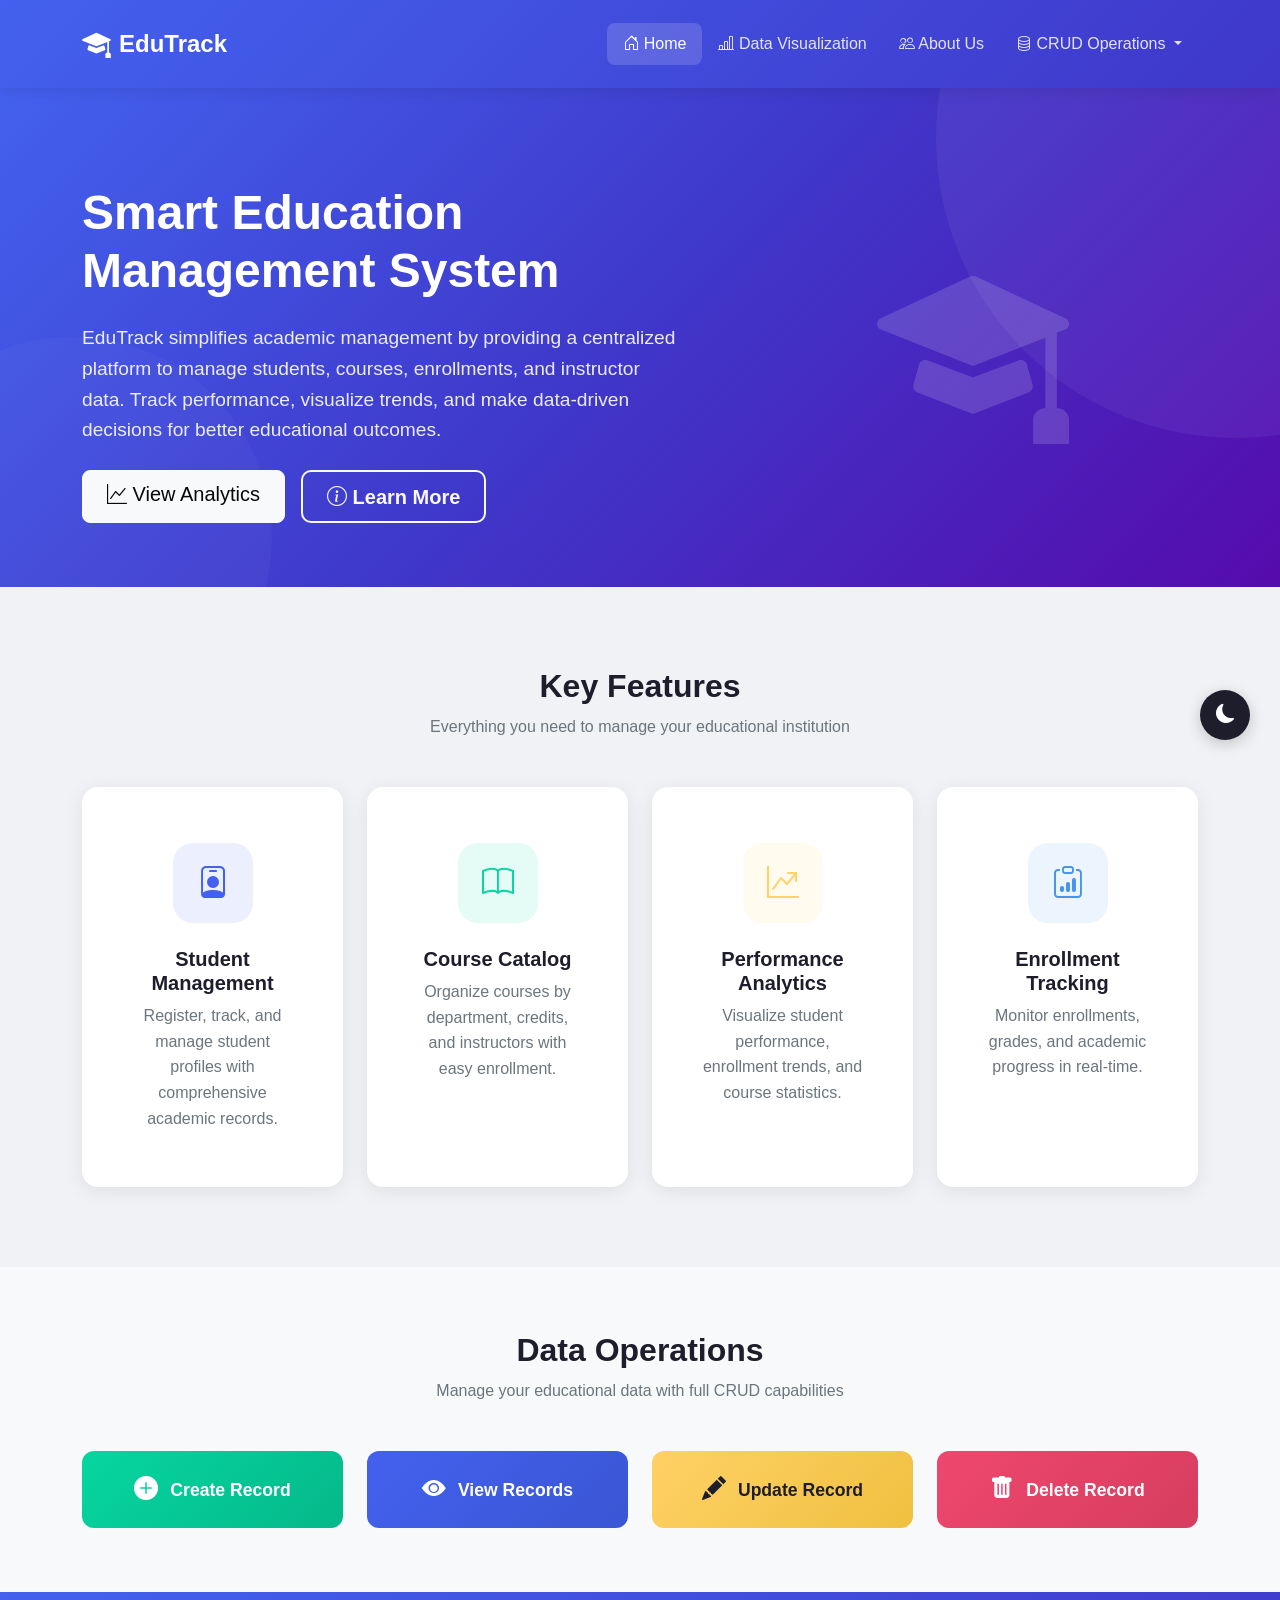
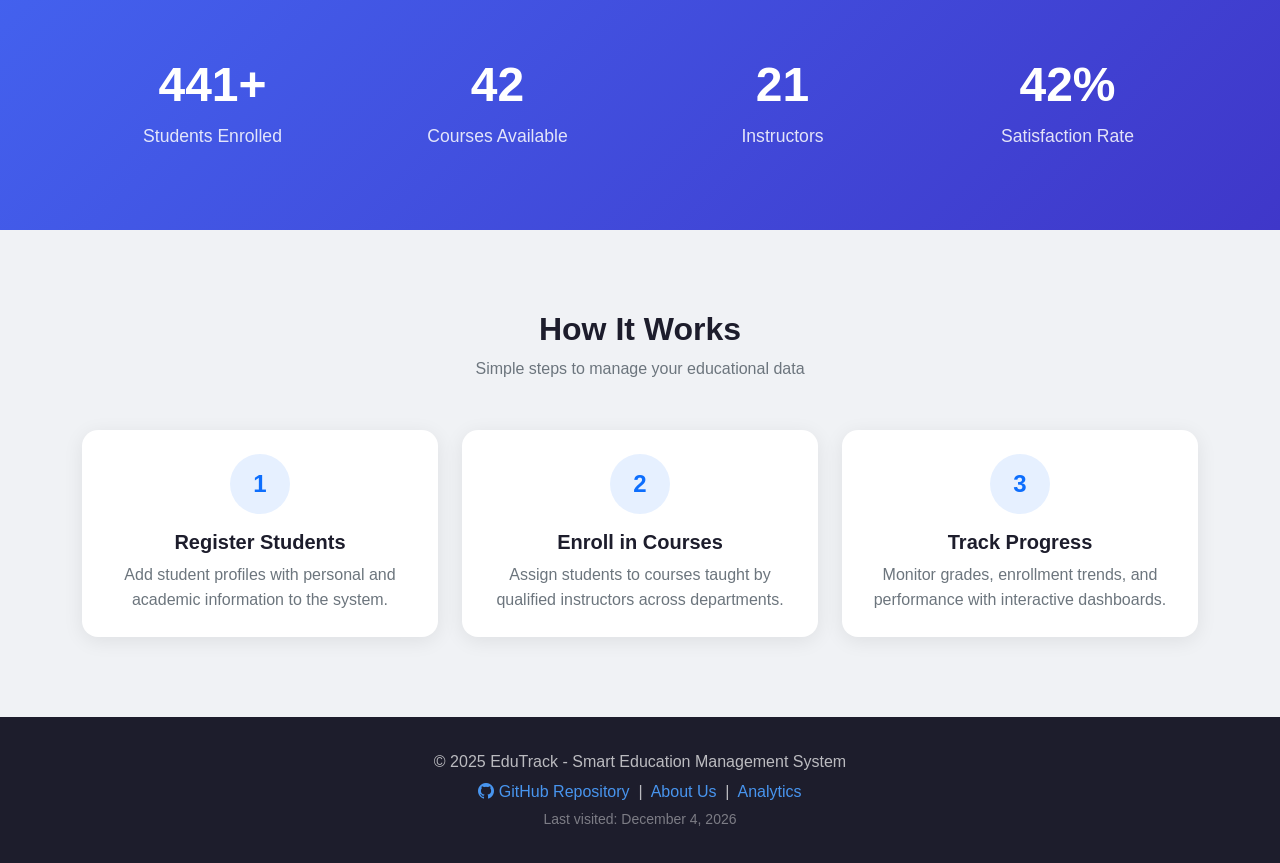
<file: index.html>
<!DOCTYPE html>
<html lang="en">
<head>
    <meta charset="UTF-8">
    <meta name="viewport" content="width=device-width, initial-scale=1.0">
    <title>EduTrack - Smart Education Management</title>
    <link href="https://cdn.jsdelivr.net/npm/bootstrap@5.3.2/dist/css/bootstrap.min.css" rel="stylesheet">
    <link href="https://cdn.jsdelivr.net/npm/bootstrap-icons@1.11.3/font/bootstrap-icons.min.css" rel="stylesheet">
    <link href="css/styles.css" rel="stylesheet">
</head>
<body>

    <nav class="navbar navbar-expand-lg navbar-dark sticky-top">
        <div class="container">
            <a class="navbar-brand" href="index.html">
                <i class="bi bi-mortarboard-fill"></i> EduTrack
            </a>
            <button class="navbar-toggler" type="button" data-bs-toggle="collapse" data-bs-target="#navbarNav">
                <span class="navbar-toggler-icon"></span>
            </button>
            <div class="collapse navbar-collapse" id="navbarNav">
                <ul class="navbar-nav ms-auto">
                    <li class="nav-item">
                        <a class="nav-link active" href="index.html">
                            <i class="bi bi-house-door"></i> Home
                        </a>
                    </li>
                    <li class="nav-item">
                        <a class="nav-link" href="visualization.html">
                            <i class="bi bi-bar-chart-line"></i> Data Visualization
                        </a>
                    </li>
                    <li class="nav-item">
                        <a class="nav-link" href="about.html">
                            <i class="bi bi-people"></i> About Us
                        </a>
                    </li>
                    <li class="nav-item dropdown">
                        <a class="nav-link dropdown-toggle" href="#" role="button" data-bs-toggle="dropdown">
                            <i class="bi bi-database"></i> CRUD Operations
                        </a>
                        <ul class="dropdown-menu">
                            <li><a class="dropdown-item" href="create.html"><i class="bi bi-plus-circle text-success"></i> Create</a></li>
                            <li><a class="dropdown-item" href="read.html"><i class="bi bi-eye text-primary"></i> Read</a></li>
                            <li><a class="dropdown-item" href="update.html"><i class="bi bi-pencil-square text-warning"></i> Update</a></li>
                            <li><a class="dropdown-item" href="delete.html"><i class="bi bi-trash text-danger"></i> Delete</a></li>
                        </ul>
                    </li>
                </ul>
            </div>
        </div>
    </nav>

    <section class="hero-section">
        <div class="container">
            <div class="row align-items-center">
                <div class="col-lg-7 fade-in-up">
                    <h1>Smart Education Management System</h1>
                    <p class="mb-4">
                        EduTrack simplifies academic management by providing a centralized platform to manage students, 
                        courses, enrollments, and instructor data. Track performance, visualize trends, and make 
                        data-driven decisions for better educational outcomes.
                    </p>
                    <div class="d-flex gap-3 flex-wrap">
                        <a href="visualization.html" class="btn btn-light btn-lg px-4">
                            <i class="bi bi-graph-up"></i> View Analytics
                        </a>
                        <a href="about.html" class="btn btn-outline-light btn-lg px-4">
                            <i class="bi bi-info-circle"></i> Learn More
                        </a>
                    </div>
                </div>
                <div class="col-lg-5 text-center mt-4 mt-lg-0">
                    <i class="bi bi-mortarboard-fill" style="font-size: 12rem; opacity: 0.15;"></i>
                </div>
            </div>
        </div>
    </section>

    <section class="section-padding">
        <div class="container">
            <div class="text-center mb-5">
                <h2 class="section-title">Key Features</h2>
                <p class="section-subtitle">Everything you need to manage your educational institution</p>
            </div>
            <div class="row g-4">
                <div class="col-md-6 col-lg-3">
                    <div class="card feature-card h-100">
                        <div class="card-body">
                            <div class="icon-wrapper icon-primary">
                                <i class="bi bi-person-badge"></i>
                            </div>
                            <h5 class="card-title">Student Management</h5>
                            <p class="card-text">Register, track, and manage student profiles with comprehensive academic records.</p>
                        </div>
                    </div>
                </div>
                <div class="col-md-6 col-lg-3">
                    <div class="card feature-card h-100">
                        <div class="card-body">
                            <div class="icon-wrapper icon-success">
                                <i class="bi bi-book"></i>
                            </div>
                            <h5 class="card-title">Course Catalog</h5>
                            <p class="card-text">Organize courses by department, credits, and instructors with easy enrollment.</p>
                        </div>
                    </div>
                </div>
                <div class="col-md-6 col-lg-3">
                    <div class="card feature-card h-100">
                        <div class="card-body">
                            <div class="icon-wrapper icon-warning">
                                <i class="bi bi-graph-up-arrow"></i>
                            </div>
                            <h5 class="card-title">Performance Analytics</h5>
                            <p class="card-text">Visualize student performance, enrollment trends, and course statistics.</p>
                        </div>
                    </div>
                </div>
                <div class="col-md-6 col-lg-3">
                    <div class="card feature-card h-100">
                        <div class="card-body">
                            <div class="icon-wrapper icon-accent">
                                <i class="bi bi-clipboard-data"></i>
                            </div>
                            <h5 class="card-title">Enrollment Tracking</h5>
                            <p class="card-text">Monitor enrollments, grades, and academic progress in real-time.</p>
                        </div>
                    </div>
                </div>
            </div>
        </div>
    </section>

    <section class="crud-section" style="background: var(--light);">
        <div class="container">
            <div class="text-center mb-5">
                <h2 class="section-title">Data Operations</h2>
                <p class="section-subtitle">Manage your educational data with full CRUD capabilities</p>
            </div>
            <div class="row g-4">
                <div class="col-md-6 col-lg-3">
                    <a href="create.html" class="crud-btn crud-create">
                        <i class="bi bi-plus-circle-fill fs-4"></i> Create Record
                    </a>
                </div>
                <div class="col-md-6 col-lg-3">
                    <a href="read.html" class="crud-btn crud-read">
                        <i class="bi bi-eye-fill fs-4"></i> View Records
                    </a>
                </div>
                <div class="col-md-6 col-lg-3">
                    <a href="update.html" class="crud-btn crud-update">
                        <i class="bi bi-pencil-fill fs-4"></i> Update Record
                    </a>
                </div>
                <div class="col-md-6 col-lg-3">
                    <a href="delete.html" class="crud-btn crud-delete">
                        <i class="bi bi-trash-fill fs-4"></i> Delete Record
                    </a>
                </div>
            </div>
        </div>
    </section>

    <section class="stats-section">
        <div class="container">
            <div class="row text-center g-4">
                <div class="col-6 col-md-3">
                    <div class="stat-item">
                        <h2>1,250+</h2>
                        <p>Students Enrolled</p>
                    </div>
                </div>
                <div class="col-6 col-md-3">
                    <div class="stat-item">
                        <h2>85</h2>
                        <p>Courses Available</p>
                    </div>
                </div>
                <div class="col-6 col-md-3">
                    <div class="stat-item">
                        <h2>45</h2>
                        <p>Instructors</p>
                    </div>
                </div>
                <div class="col-6 col-md-3">
                    <div class="stat-item">
                        <h2>96%</h2>
                        <p>Satisfaction Rate</p>
                    </div>
                </div>
            </div>
        </div>
    </section>

    <section class="section-padding">
        <div class="container">
            <div class="text-center mb-5">
                <h2 class="section-title">How It Works</h2>
                <p class="section-subtitle">Simple steps to manage your educational data</p>
            </div>
            <div class="row g-4">
                <div class="col-md-4">
                    <div class="card h-100">
                        <div class="card-body text-center p-4">
                            <div class="rounded-circle bg-primary bg-opacity-10 d-inline-flex align-items-center justify-content-center mb-3" style="width: 60px; height: 60px;">
                                <span class="text-primary fw-bold fs-4">1</span>
                            </div>
                            <h5 class="card-title">Register Students</h5>
                            <p class="card-text">Add student profiles with personal and academic information to the system.</p>
                        </div>
                    </div>
                </div>
                <div class="col-md-4">
                    <div class="card h-100">
                        <div class="card-body text-center p-4">
                            <div class="rounded-circle bg-primary bg-opacity-10 d-inline-flex align-items-center justify-content-center mb-3" style="width: 60px; height: 60px;">
                                <span class="text-primary fw-bold fs-4">2</span>
                            </div>
                            <h5 class="card-title">Enroll in Courses</h5>
                            <p class="card-text">Assign students to courses taught by qualified instructors across departments.</p>
                        </div>
                    </div>
                </div>
                <div class="col-md-4">
                    <div class="card h-100">
                        <div class="card-body text-center p-4">
                            <div class="rounded-circle bg-primary bg-opacity-10 d-inline-flex align-items-center justify-content-center mb-3" style="width: 60px; height: 60px;">
                                <span class="text-primary fw-bold fs-4">3</span>
                            </div>
                            <h5 class="card-title">Track Progress</h5>
                            <p class="card-text">Monitor grades, enrollment trends, and performance with interactive dashboards.</p>
                        </div>
                    </div>
                </div>
            </div>
        </div>
    </section>

    <footer>
        <div class="container">
            <p class="mb-1">&copy; 2025 EduTrack - Smart Education Management System</p>
            <p class="mb-0">
                <a href="https://github.com" target="_blank"><i class="bi bi-github"></i> GitHub Repository</a>
                &nbsp;|&nbsp;
                <a href="about.html">About Us</a>
                &nbsp;|&nbsp;
                <a href="visualization.html">Analytics</a>
            </p>
        </div>
    </footer>

    <script src="https://cdn.jsdelivr.net/npm/bootstrap@5.3.2/dist/js/bootstrap.bundle.min.js"></script>
    <script src="js/main.js"></script>
    <script src="https://cdn.botpress.cloud/webchat/v3.6/inject.js"></script>
    <script src="https://files.bpcontent.cloud/2026/04/20/01/20260420011533-8QXLXXPJ.js" defer></script>
</body>
</html>
</file>
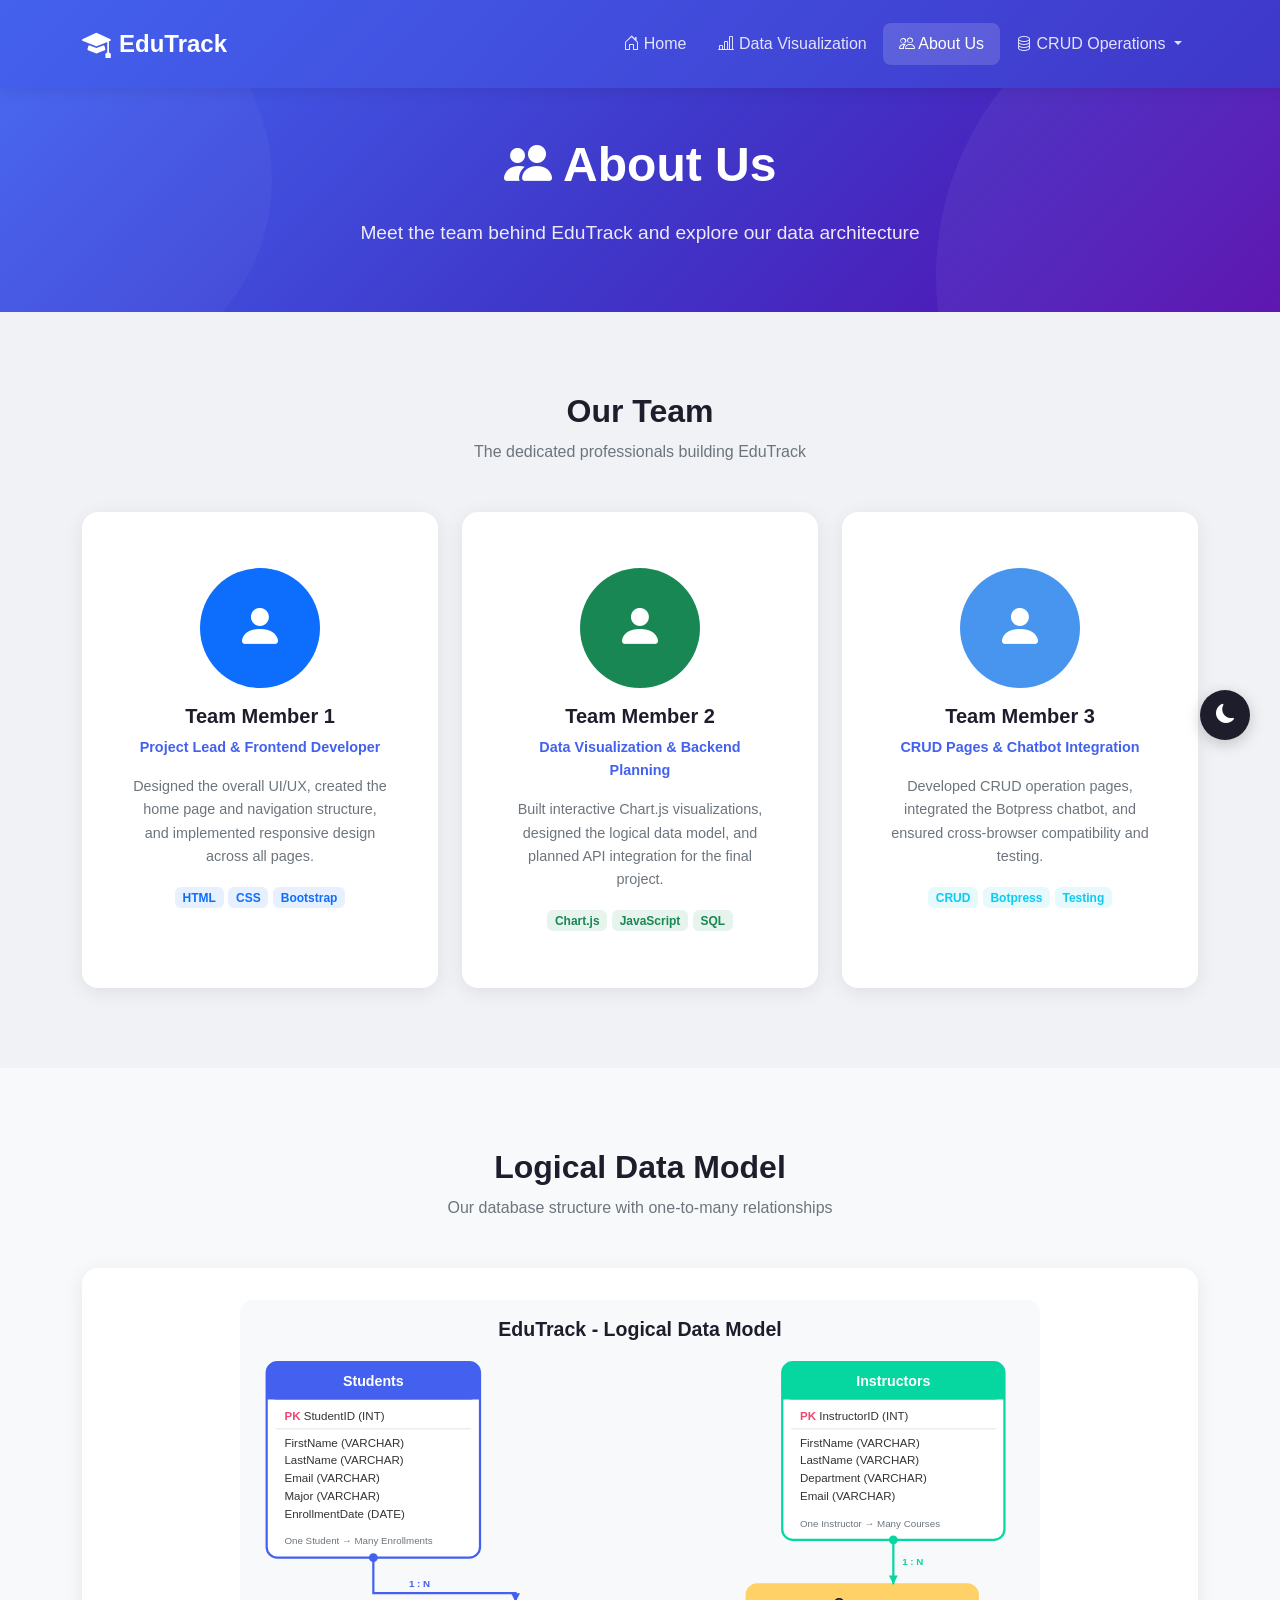
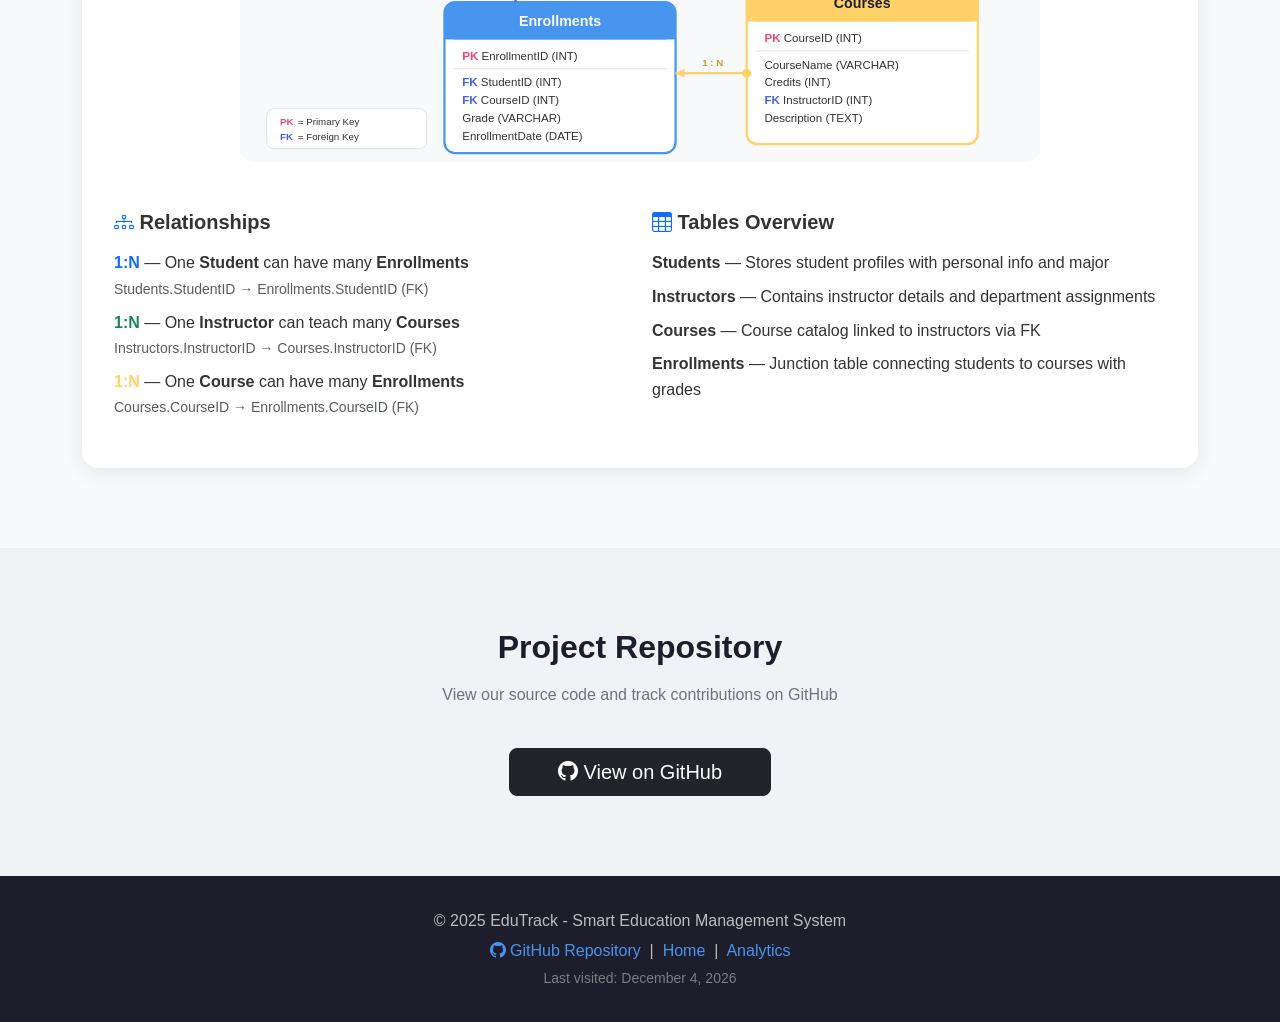
<file: about.html>
<!DOCTYPE html>
<html lang="en">
<head>
    <meta charset="UTF-8">
    <meta name="viewport" content="width=device-width, initial-scale=1.0">
    <title>About Us - EduTrack</title>
    <link href="https://cdn.jsdelivr.net/npm/bootstrap@5.3.2/dist/css/bootstrap.min.css" rel="stylesheet">
    <link href="https://cdn.jsdelivr.net/npm/bootstrap-icons@1.11.3/font/bootstrap-icons.min.css" rel="stylesheet">
    <link href="css/styles.css" rel="stylesheet">
</head>
<body>

    <nav class="navbar navbar-expand-lg navbar-dark sticky-top">
        <div class="container">
            <a class="navbar-brand" href="index.html">
                <i class="bi bi-mortarboard-fill"></i> EduTrack
            </a>
            <button class="navbar-toggler" type="button" data-bs-toggle="collapse" data-bs-target="#navbarNav">
                <span class="navbar-toggler-icon"></span>
            </button>
            <div class="collapse navbar-collapse" id="navbarNav">
                <ul class="navbar-nav ms-auto">
                    <li class="nav-item">
                        <a class="nav-link" href="index.html"><i class="bi bi-house-door"></i> Home</a>
                    </li>
                    <li class="nav-item">
                        <a class="nav-link" href="visualization.html"><i class="bi bi-bar-chart-line"></i> Data Visualization</a>
                    </li>
                    <li class="nav-item">
                        <a class="nav-link active" href="about.html"><i class="bi bi-people"></i> About Us</a>
                    </li>
                    <li class="nav-item dropdown">
                        <a class="nav-link dropdown-toggle" href="#" role="button" data-bs-toggle="dropdown">
                            <i class="bi bi-database"></i> CRUD Operations
                        </a>
                        <ul class="dropdown-menu">
                            <li><a class="dropdown-item" href="create.html"><i class="bi bi-plus-circle text-success"></i> Create</a></li>
                            <li><a class="dropdown-item" href="read.html"><i class="bi bi-eye text-primary"></i> Read</a></li>
                            <li><a class="dropdown-item" href="update.html"><i class="bi bi-pencil-square text-warning"></i> Update</a></li>
                            <li><a class="dropdown-item" href="delete.html"><i class="bi bi-trash text-danger"></i> Delete</a></li>
                        </ul>
                    </li>
                </ul>
            </div>
        </div>
    </nav>

    <section class="hero-section" style="padding: 3rem 0;">
        <div class="container text-center">
            <h1><i class="bi bi-people-fill"></i> About Us</h1>
            <p class="mx-auto">Meet the team behind EduTrack and explore our data architecture</p>
        </div>
    </section>

    <section class="section-padding">
        <div class="container">
            <div class="text-center mb-5">
                <h2 class="section-title">Our Team</h2>
                <p class="section-subtitle">The dedicated professionals building EduTrack</p>
            </div>
            <div class="row g-4 justify-content-center">
                <div class="col-md-6 col-lg-4">
                    <div class="card team-card h-100">
                        <div class="card-body">
                            <div class="rounded-circle bg-primary d-inline-flex align-items-center justify-content-center mb-3" style="width: 120px; height: 120px;">
                                <i class="bi bi-person-fill text-white" style="font-size: 3rem;"></i>
                            </div>
                            <h5>Team Member 1</h5>
                            <p class="role">Project Lead & Frontend Developer</p>
                            <p class="contributions">
                                Designed the overall UI/UX, created the home page and navigation structure, 
                                and implemented responsive design across all pages.
                            </p>
                            <div class="mt-2">
                                <span class="badge bg-primary bg-opacity-10 text-primary">HTML</span>
                                <span class="badge bg-primary bg-opacity-10 text-primary">CSS</span>
                                <span class="badge bg-primary bg-opacity-10 text-primary">Bootstrap</span>
                            </div>
                        </div>
                    </div>
                </div>
                <div class="col-md-6 col-lg-4">
                    <div class="card team-card h-100">
                        <div class="card-body">
                            <div class="rounded-circle bg-success d-inline-flex align-items-center justify-content-center mb-3" style="width: 120px; height: 120px;">
                                <i class="bi bi-person-fill text-white" style="font-size: 3rem;"></i>
                            </div>
                            <h5>Team Member 2</h5>
                            <p class="role">Data Visualization & Backend Planning</p>
                            <p class="contributions">
                                Built interactive Chart.js visualizations, designed the logical data model, 
                                and planned API integration for the final project.
                            </p>
                            <div class="mt-2">
                                <span class="badge bg-success bg-opacity-10 text-success">Chart.js</span>
                                <span class="badge bg-success bg-opacity-10 text-success">JavaScript</span>
                                <span class="badge bg-success bg-opacity-10 text-success">SQL</span>
                            </div>
                        </div>
                    </div>
                </div>
                <div class="col-md-6 col-lg-4">
                    <div class="card team-card h-100">
                        <div class="card-body">
                            <div class="rounded-circle d-inline-flex align-items-center justify-content-center mb-3" style="width: 120px; height: 120px; background: var(--accent);">
                                <i class="bi bi-person-fill text-white" style="font-size: 3rem;"></i>
                            </div>
                            <h5>Team Member 3</h5>
                            <p class="role">CRUD Pages & Chatbot Integration</p>
                            <p class="contributions">
                                Developed CRUD operation pages, integrated the Botpress chatbot, 
                                and ensured cross-browser compatibility and testing.
                            </p>
                            <div class="mt-2">
                                <span class="badge bg-info bg-opacity-10 text-info">CRUD</span>
                                <span class="badge bg-info bg-opacity-10 text-info">Botpress</span>
                                <span class="badge bg-info bg-opacity-10 text-info">Testing</span>
                            </div>
                        </div>
                    </div>
                </div>
            </div>
        </div>
    </section>

    <section class="section-padding" style="background: var(--light);">
        <div class="container">
            <div class="text-center mb-5">
                <h2 class="section-title">Logical Data Model</h2>
                <p class="section-subtitle">Our database structure with one-to-many relationships</p>
            </div>
            <div class="data-model-section">
                <div class="text-center mb-4">
                    <img src="images/data-model.svg" alt="EduTrack Logical Data Model" class="img-fluid" style="max-width: 800px;">
                </div>
                <div class="row g-4 mt-3">
                    <div class="col-md-6">
                        <h5 class="fw-bold"><i class="bi bi-diagram-3 text-primary"></i> Relationships</h5>
                        <ul class="list-unstyled mt-3">
                            <li class="mb-2">
                                <strong class="text-primary">1:N</strong> — One <strong>Student</strong> can have many <strong>Enrollments</strong>
                                <br><small class="text-muted">Students.StudentID → Enrollments.StudentID (FK)</small>
                            </li>
                            <li class="mb-2">
                                <strong class="text-success">1:N</strong> — One <strong>Instructor</strong> can teach many <strong>Courses</strong>
                                <br><small class="text-muted">Instructors.InstructorID → Courses.InstructorID (FK)</small>
                            </li>
                            <li class="mb-2">
                                <strong style="color: var(--warning);">1:N</strong> — One <strong>Course</strong> can have many <strong>Enrollments</strong>
                                <br><small class="text-muted">Courses.CourseID → Enrollments.CourseID (FK)</small>
                            </li>
                        </ul>
                    </div>
                    <div class="col-md-6">
                        <h5 class="fw-bold"><i class="bi bi-table text-primary"></i> Tables Overview</h5>
                        <ul class="list-unstyled mt-3">
                            <li class="mb-2">
                                <strong>Students</strong> — Stores student profiles with personal info and major
                            </li>
                            <li class="mb-2">
                                <strong>Instructors</strong> — Contains instructor details and department assignments
                            </li>
                            <li class="mb-2">
                                <strong>Courses</strong> — Course catalog linked to instructors via FK
                            </li>
                            <li class="mb-2">
                                <strong>Enrollments</strong> — Junction table connecting students to courses with grades
                            </li>
                        </ul>
                    </div>
                </div>
            </div>
        </div>
    </section>

    <section class="section-padding">
        <div class="container text-center">
            <h2 class="section-title mb-3">Project Repository</h2>
            <p class="section-subtitle">View our source code and track contributions on GitHub</p>
            <a href="https://github.com" target="_blank" class="btn btn-dark btn-lg px-5">
                <i class="bi bi-github"></i> View on GitHub
            </a>
        </div>
    </section>

    <footer>
        <div class="container">
            <p class="mb-1">&copy; 2025 EduTrack - Smart Education Management System</p>
            <p class="mb-0">
                <a href="https://github.com" target="_blank"><i class="bi bi-github"></i> GitHub Repository</a>
                &nbsp;|&nbsp;
                <a href="index.html">Home</a>
                &nbsp;|&nbsp;
                <a href="visualization.html">Analytics</a>
            </p>
        </div>
    </footer>

    <script src="https://cdn.jsdelivr.net/npm/bootstrap@5.3.2/dist/js/bootstrap.bundle.min.js"></script>
    <script src="js/main.js"></script>
    <script src="https://cdn.botpress.cloud/webchat/v3.6/inject.js"></script>
    <script src="https://files.bpcontent.cloud/2026/04/20/01/20260420011533-8QXLXXPJ.js" defer></script>
</body>
</html>
</file>
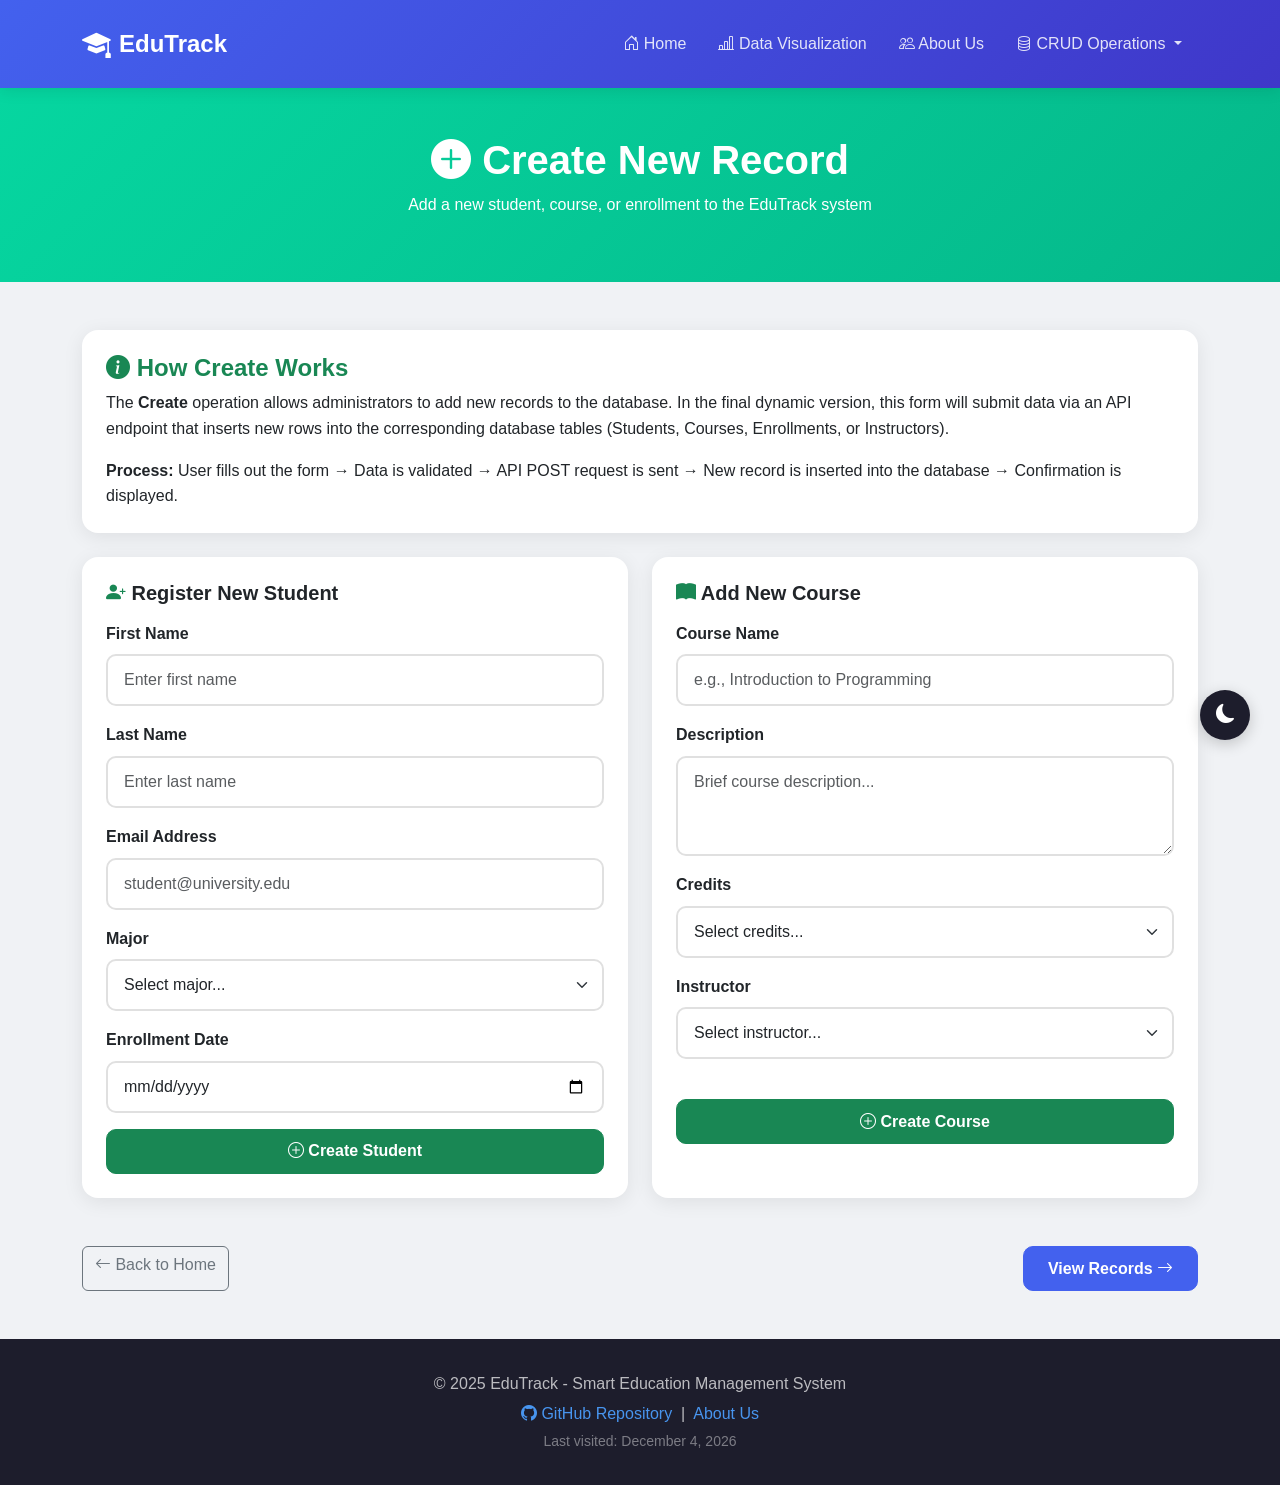
<file: create.html>
<!DOCTYPE html>
<html lang="en">
<head>
    <meta charset="UTF-8">
    <meta name="viewport" content="width=device-width, initial-scale=1.0">
    <title>Create Record - EduTrack</title>
    <link href="https://cdn.jsdelivr.net/npm/bootstrap@5.3.2/dist/css/bootstrap.min.css" rel="stylesheet">
    <link href="https://cdn.jsdelivr.net/npm/bootstrap-icons@1.11.3/font/bootstrap-icons.min.css" rel="stylesheet">
    <link href="css/styles.css" rel="stylesheet">
</head>
<body>

    <nav class="navbar navbar-expand-lg navbar-dark sticky-top">
        <div class="container">
            <a class="navbar-brand" href="index.html">
                <i class="bi bi-mortarboard-fill"></i> EduTrack
            </a>
            <button class="navbar-toggler" type="button" data-bs-toggle="collapse" data-bs-target="#navbarNav">
                <span class="navbar-toggler-icon"></span>
            </button>
            <div class="collapse navbar-collapse" id="navbarNav">
                <ul class="navbar-nav ms-auto">
                    <li class="nav-item">
                        <a class="nav-link" href="index.html"><i class="bi bi-house-door"></i> Home</a>
                    </li>
                    <li class="nav-item">
                        <a class="nav-link" href="visualization.html"><i class="bi bi-bar-chart-line"></i> Data Visualization</a>
                    </li>
                    <li class="nav-item">
                        <a class="nav-link" href="about.html"><i class="bi bi-people"></i> About Us</a>
                    </li>
                    <li class="nav-item dropdown">
                        <a class="nav-link dropdown-toggle active" href="#" role="button" data-bs-toggle="dropdown">
                            <i class="bi bi-database"></i> CRUD Operations
                        </a>
                        <ul class="dropdown-menu">
                            <li><a class="dropdown-item active" href="create.html"><i class="bi bi-plus-circle text-success"></i> Create</a></li>
                            <li><a class="dropdown-item" href="read.html"><i class="bi bi-eye text-primary"></i> Read</a></li>
                            <li><a class="dropdown-item" href="update.html"><i class="bi bi-pencil-square text-warning"></i> Update</a></li>
                            <li><a class="dropdown-item" href="delete.html"><i class="bi bi-trash text-danger"></i> Delete</a></li>
                        </ul>
                    </li>
                </ul>
            </div>
        </div>
    </nav>

    <section class="crud-page-header create-header">
        <div class="container text-center">
            <h1><i class="bi bi-plus-circle-fill"></i> Create New Record</h1>
            <p>Add a new student, course, or enrollment to the EduTrack system</p>
        </div>
    </section>

    <section class="crud-content">
        <div class="container">
            <div class="card mb-4">
                <div class="card-body p-4">
                    <h4 class="fw-bold text-success"><i class="bi bi-info-circle-fill"></i> How Create Works</h4>
                    <p>The <strong>Create</strong> operation allows administrators to add new records to the database. 
                    In the final dynamic version, this form will submit data via an API endpoint that inserts new rows 
                    into the corresponding database tables (Students, Courses, Enrollments, or Instructors).</p>
                    <p class="mb-0"><strong>Process:</strong> User fills out the form → Data is validated → API POST request is sent → 
                    New record is inserted into the database → Confirmation is displayed.</p>
                </div>
            </div>

            <div class="row g-4">
                <div class="col-lg-6">
                    <div class="card h-100">
                        <div class="card-body p-4">
                            <h5 class="fw-bold mb-3"><i class="bi bi-person-plus-fill text-success"></i> Register New Student</h5>
                            <form>
                                <div class="mb-3">
                                    <label class="form-label fw-semibold">First Name</label>
                                    <input type="text" class="form-control" placeholder="Enter first name">
                                </div>
                                <div class="mb-3">
                                    <label class="form-label fw-semibold">Last Name</label>
                                    <input type="text" class="form-control" placeholder="Enter last name">
                                </div>
                                <div class="mb-3">
                                    <label class="form-label fw-semibold">Email Address</label>
                                    <input type="email" class="form-control" placeholder="student@university.edu">
                                </div>
                                <div class="mb-3">
                                    <label class="form-label fw-semibold">Major</label>
                                    <select class="form-select">
                                        <option selected disabled>Select major...</option>
                                        <option>Computer Science</option>
                                        <option>Business Administration</option>
                                        <option>Engineering</option>
                                        <option>Health Sciences</option>
                                        <option>Arts & Humanities</option>
                                        <option>Mathematics</option>
                                    </select>
                                </div>
                                <div class="mb-3">
                                    <label class="form-label fw-semibold">Enrollment Date</label>
                                    <input type="date" class="form-control">
                                </div>
                                <button type="button" class="btn btn-success w-100" onclick="alert('In the final project, this will send a POST request to the API to create a new student record.')">
                                    <i class="bi bi-plus-circle"></i> Create Student
                                </button>
                            </form>
                        </div>
                    </div>
                </div>

                <div class="col-lg-6">
                    <div class="card h-100">
                        <div class="card-body p-4">
                            <h5 class="fw-bold mb-3"><i class="bi bi-book-fill text-success"></i> Add New Course</h5>
                            <form>
                                <div class="mb-3">
                                    <label class="form-label fw-semibold">Course Name</label>
                                    <input type="text" class="form-control" placeholder="e.g., Introduction to Programming">
                                </div>
                                <div class="mb-3">
                                    <label class="form-label fw-semibold">Description</label>
                                    <textarea class="form-control" rows="3" placeholder="Brief course description..."></textarea>
                                </div>
                                <div class="mb-3">
                                    <label class="form-label fw-semibold">Credits</label>
                                    <select class="form-select">
                                        <option selected disabled>Select credits...</option>
                                        <option>1</option>
                                        <option>2</option>
                                        <option>3</option>
                                        <option>4</option>
                                    </select>
                                </div>
                                <div class="mb-3">
                                    <label class="form-label fw-semibold">Instructor</label>
                                    <select class="form-select">
                                        <option selected disabled>Select instructor...</option>
                                        <option>Dr. Smith - Computer Science</option>
                                        <option>Prof. Johnson - Business</option>
                                        <option>Dr. Williams - Engineering</option>
                                        <option>Prof. Davis - Mathematics</option>
                                    </select>
                                </div>
                                <button type="button" class="btn btn-success w-100 mt-4" onclick="alert('In the final project, this will send a POST request to the API to create a new course.')">
                                    <i class="bi bi-plus-circle"></i> Create Course
                                </button>
                            </form>
                        </div>
                    </div>
                </div>
            </div>

            <div class="d-flex justify-content-between mt-5">
                <a href="index.html" class="btn btn-outline-secondary"><i class="bi bi-arrow-left"></i> Back to Home</a>
                <a href="read.html" class="btn btn-primary">View Records <i class="bi bi-arrow-right"></i></a>
            </div>
        </div>
    </section>

    <footer>
        <div class="container">
            <p class="mb-1">&copy; 2025 EduTrack - Smart Education Management System</p>
            <p class="mb-0">
                <a href="https://github.com" target="_blank"><i class="bi bi-github"></i> GitHub Repository</a>
                &nbsp;|&nbsp;
                <a href="about.html">About Us</a>
            </p>
        </div>
    </footer>

    <script src="https://cdn.jsdelivr.net/npm/bootstrap@5.3.2/dist/js/bootstrap.bundle.min.js"></script>
    <script src="js/main.js"></script>
    <script src="https://cdn.botpress.cloud/webchat/v3.6/inject.js"></script>
    <script src="https://files.bpcontent.cloud/2026/04/20/01/20260420011533-8QXLXXPJ.js" defer></script>
</body>
</html>
</file>
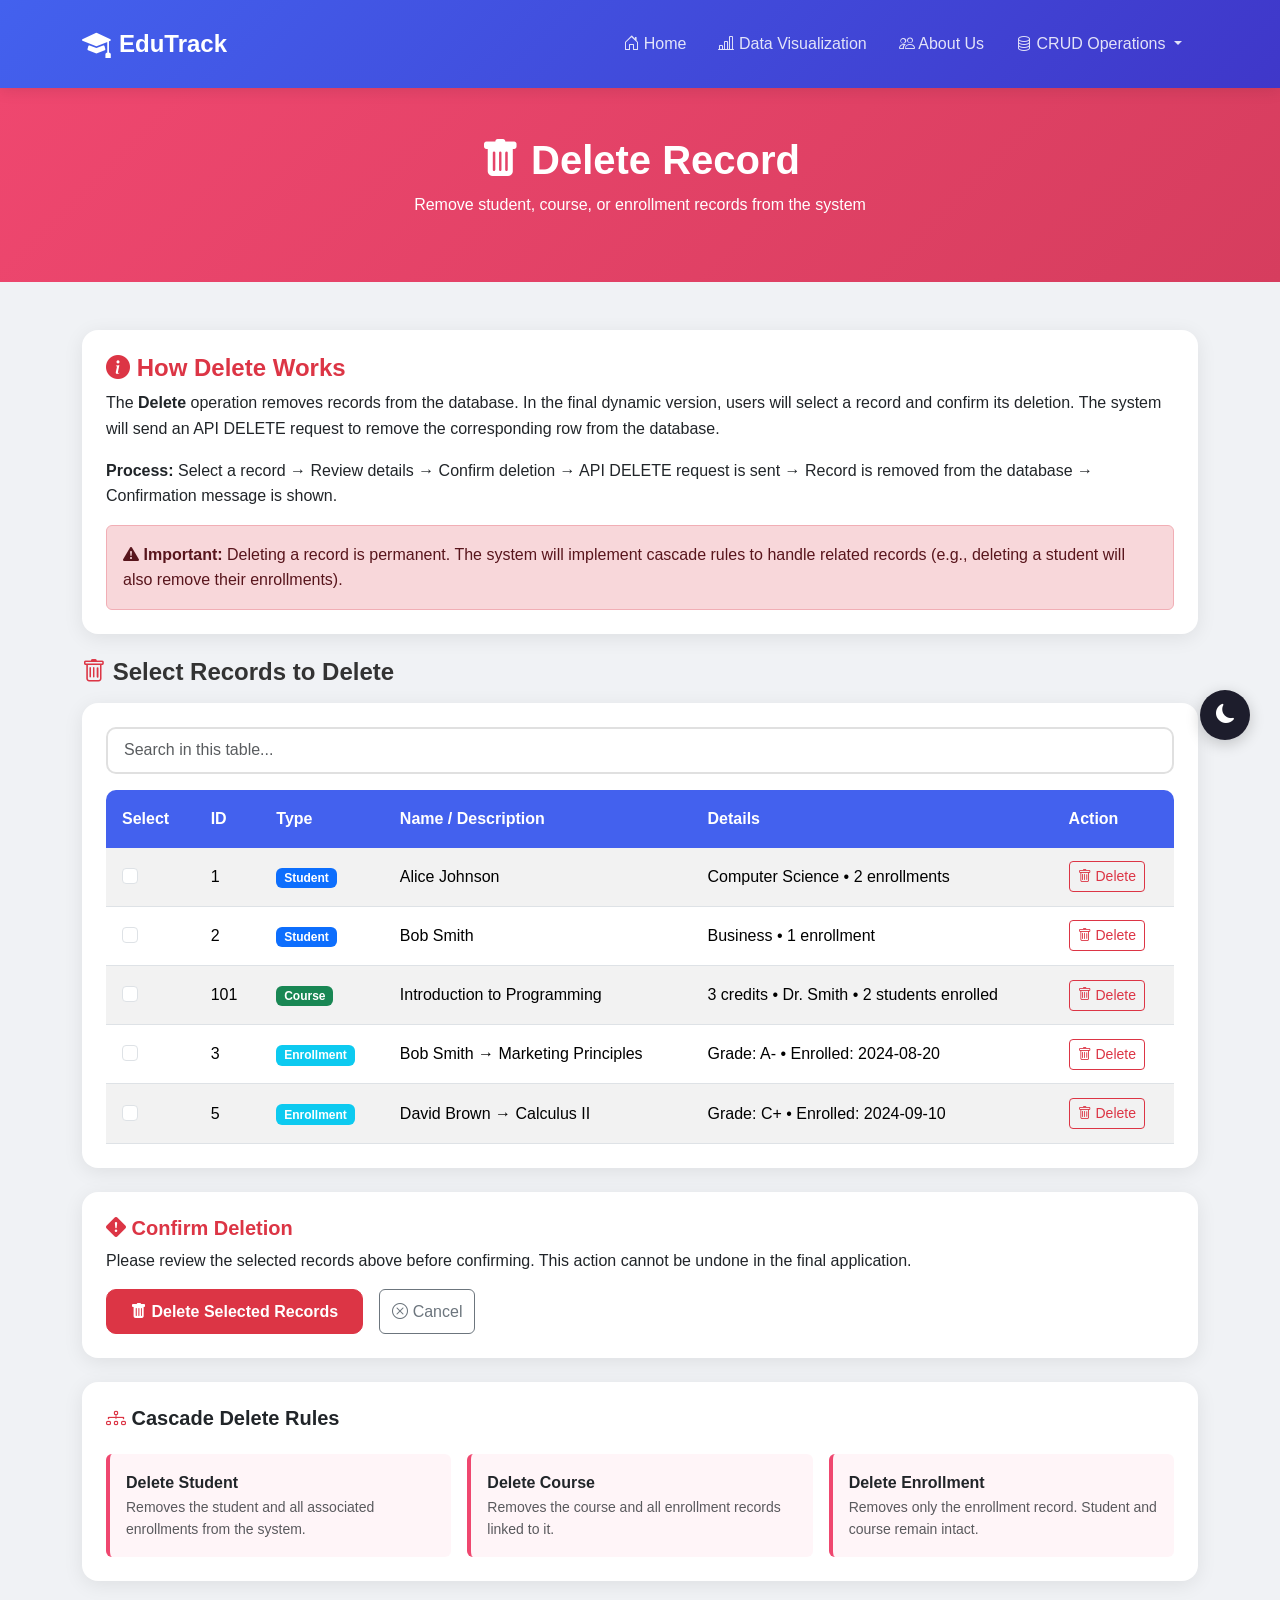
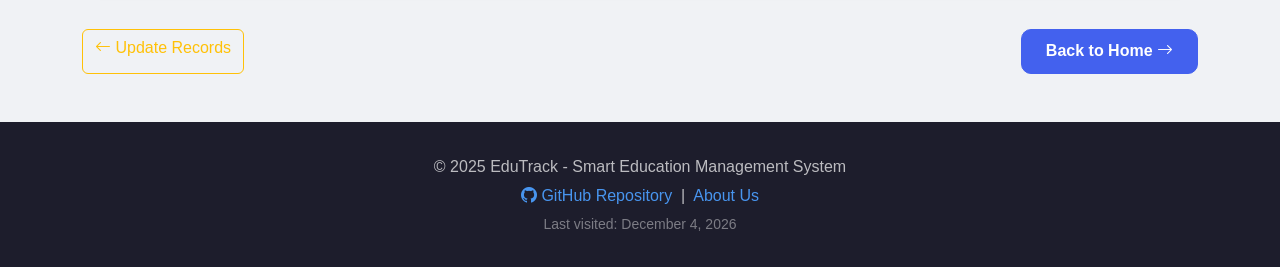
<file: delete.html>
<!DOCTYPE html>
<html lang="en">
<head>
    <meta charset="UTF-8">
    <meta name="viewport" content="width=device-width, initial-scale=1.0">
    <title>Delete Record - EduTrack</title>
    <link href="https://cdn.jsdelivr.net/npm/bootstrap@5.3.2/dist/css/bootstrap.min.css" rel="stylesheet">
    <link href="https://cdn.jsdelivr.net/npm/bootstrap-icons@1.11.3/font/bootstrap-icons.min.css" rel="stylesheet">
    <link href="css/styles.css" rel="stylesheet">
</head>
<body>

    <nav class="navbar navbar-expand-lg navbar-dark sticky-top">
        <div class="container">
            <a class="navbar-brand" href="index.html">
                <i class="bi bi-mortarboard-fill"></i> EduTrack
            </a>
            <button class="navbar-toggler" type="button" data-bs-toggle="collapse" data-bs-target="#navbarNav">
                <span class="navbar-toggler-icon"></span>
            </button>
            <div class="collapse navbar-collapse" id="navbarNav">
                <ul class="navbar-nav ms-auto">
                    <li class="nav-item">
                        <a class="nav-link" href="index.html"><i class="bi bi-house-door"></i> Home</a>
                    </li>
                    <li class="nav-item">
                        <a class="nav-link" href="visualization.html"><i class="bi bi-bar-chart-line"></i> Data Visualization</a>
                    </li>
                    <li class="nav-item">
                        <a class="nav-link" href="about.html"><i class="bi bi-people"></i> About Us</a>
                    </li>
                    <li class="nav-item dropdown">
                        <a class="nav-link dropdown-toggle active" href="#" role="button" data-bs-toggle="dropdown">
                            <i class="bi bi-database"></i> CRUD Operations
                        </a>
                        <ul class="dropdown-menu">
                            <li><a class="dropdown-item" href="create.html"><i class="bi bi-plus-circle text-success"></i> Create</a></li>
                            <li><a class="dropdown-item" href="read.html"><i class="bi bi-eye text-primary"></i> Read</a></li>
                            <li><a class="dropdown-item" href="update.html"><i class="bi bi-pencil-square text-warning"></i> Update</a></li>
                            <li><a class="dropdown-item active" href="delete.html"><i class="bi bi-trash text-danger"></i> Delete</a></li>
                        </ul>
                    </li>
                </ul>
            </div>
        </div>
    </nav>

    <section class="crud-page-header delete-header">
        <div class="container text-center">
            <h1><i class="bi bi-trash-fill"></i> Delete Record</h1>
            <p>Remove student, course, or enrollment records from the system</p>
        </div>
    </section>

    <section class="crud-content">
        <div class="container">
            <div class="card mb-4">
                <div class="card-body p-4">
                    <h4 class="fw-bold text-danger"><i class="bi bi-info-circle-fill"></i> How Delete Works</h4>
                    <p>The <strong>Delete</strong> operation removes records from the database. In the final dynamic version, 
                    users will select a record and confirm its deletion. The system will send an API DELETE request 
                    to remove the corresponding row from the database.</p>
                    <p class="mb-0"><strong>Process:</strong> Select a record → Review details → Confirm deletion → API DELETE request is sent → 
                    Record is removed from the database → Confirmation message is shown.</p>
                    <div class="alert alert-danger mt-3 mb-0">
                        <i class="bi bi-exclamation-triangle-fill"></i> 
                        <strong>Important:</strong> Deleting a record is permanent. The system will implement cascade rules 
                        to handle related records (e.g., deleting a student will also remove their enrollments).
                    </div>
                </div>
            </div>

            <h4 class="fw-bold mb-3"><i class="bi bi-trash text-danger"></i> Select Records to Delete</h4>
            <div class="table-container mb-4">
                <table class="table table-striped">
                    <thead>
                        <tr>
                            <th>Select</th>
                            <th>ID</th>
                            <th>Type</th>
                            <th>Name / Description</th>
                            <th>Details</th>
                            <th>Action</th>
                        </tr>
                    </thead>
                    <tbody>
                        <tr>
                            <td><input type="checkbox" class="form-check-input"></td>
                            <td>1</td>
                            <td><span class="badge bg-primary">Student</span></td>
                            <td>Alice Johnson</td>
                            <td>Computer Science • 2 enrollments</td>
                            <td>
                                <button class="btn btn-sm btn-outline-danger" onclick="alert('In the final project, this will send a DELETE request to remove this student and cascade to enrollments.')">
                                    <i class="bi bi-trash"></i> Delete
                                </button>
                            </td>
                        </tr>
                        <tr>
                            <td><input type="checkbox" class="form-check-input"></td>
                            <td>2</td>
                            <td><span class="badge bg-primary">Student</span></td>
                            <td>Bob Smith</td>
                            <td>Business • 1 enrollment</td>
                            <td>
                                <button class="btn btn-sm btn-outline-danger" onclick="alert('In the final project, this will send a DELETE request to remove this student.')">
                                    <i class="bi bi-trash"></i> Delete
                                </button>
                            </td>
                        </tr>
                        <tr>
                            <td><input type="checkbox" class="form-check-input"></td>
                            <td>101</td>
                            <td><span class="badge bg-success">Course</span></td>
                            <td>Introduction to Programming</td>
                            <td>3 credits • Dr. Smith • 2 students enrolled</td>
                            <td>
                                <button class="btn btn-sm btn-outline-danger" onclick="alert('In the final project, this will send a DELETE request to remove this course.')">
                                    <i class="bi bi-trash"></i> Delete
                                </button>
                            </td>
                        </tr>
                        <tr>
                            <td><input type="checkbox" class="form-check-input"></td>
                            <td>3</td>
                            <td><span class="badge bg-info">Enrollment</span></td>
                            <td>Bob Smith → Marketing Principles</td>
                            <td>Grade: A- • Enrolled: 2024-08-20</td>
                            <td>
                                <button class="btn btn-sm btn-outline-danger" onclick="alert('In the final project, this will send a DELETE request to remove this enrollment.')">
                                    <i class="bi bi-trash"></i> Delete
                                </button>
                            </td>
                        </tr>
                        <tr>
                            <td><input type="checkbox" class="form-check-input"></td>
                            <td>5</td>
                            <td><span class="badge bg-info">Enrollment</span></td>
                            <td>David Brown → Calculus II</td>
                            <td>Grade: C+ • Enrolled: 2024-09-10</td>
                            <td>
                                <button class="btn btn-sm btn-outline-danger" onclick="alert('In the final project, this will send a DELETE request to remove this enrollment.')">
                                    <i class="bi bi-trash"></i> Delete
                                </button>
                            </td>
                        </tr>
                    </tbody>
                </table>
            </div>

            <div class="card mb-4">
                <div class="card-body p-4">
                    <h5 class="fw-bold text-danger"><i class="bi bi-exclamation-diamond-fill"></i> Confirm Deletion</h5>
                    <p>Please review the selected records above before confirming. This action cannot be undone in the final application.</p>
                    <div class="d-flex gap-3">
                        <button class="btn btn-danger" onclick="alert('In the final project, this will process all selected deletions via the API.')">
                            <i class="bi bi-trash-fill"></i> Delete Selected Records
                        </button>
                        <button class="btn btn-outline-secondary">
                            <i class="bi bi-x-circle"></i> Cancel
                        </button>
                    </div>
                </div>
            </div>

            <div class="card">
                <div class="card-body p-4">
                    <h5 class="fw-bold"><i class="bi bi-diagram-3 text-danger"></i> Cascade Delete Rules</h5>
                    <div class="row g-3 mt-2">
                        <div class="col-md-4">
                            <div class="p-3 rounded" style="background: rgba(239,71,111,0.05); border-left: 4px solid var(--danger);">
                                <strong>Delete Student</strong>
                                <p class="small text-muted mb-0">Removes the student and all associated enrollments from the system.</p>
                            </div>
                        </div>
                        <div class="col-md-4">
                            <div class="p-3 rounded" style="background: rgba(239,71,111,0.05); border-left: 4px solid var(--danger);">
                                <strong>Delete Course</strong>
                                <p class="small text-muted mb-0">Removes the course and all enrollment records linked to it.</p>
                            </div>
                        </div>
                        <div class="col-md-4">
                            <div class="p-3 rounded" style="background: rgba(239,71,111,0.05); border-left: 4px solid var(--danger);">
                                <strong>Delete Enrollment</strong>
                                <p class="small text-muted mb-0">Removes only the enrollment record. Student and course remain intact.</p>
                            </div>
                        </div>
                    </div>
                </div>
            </div>

            <div class="d-flex justify-content-between mt-5">
                <a href="update.html" class="btn btn-outline-warning"><i class="bi bi-arrow-left"></i> Update Records</a>
                <a href="index.html" class="btn btn-primary">Back to Home <i class="bi bi-arrow-right"></i></a>
            </div>
        </div>
    </section>

    <footer>
        <div class="container">
            <p class="mb-1">&copy; 2025 EduTrack - Smart Education Management System</p>
            <p class="mb-0">
                <a href="https://github.com" target="_blank"><i class="bi bi-github"></i> GitHub Repository</a>
                &nbsp;|&nbsp;
                <a href="about.html">About Us</a>
            </p>
        </div>
    </footer>

    <script src="https://cdn.jsdelivr.net/npm/bootstrap@5.3.2/dist/js/bootstrap.bundle.min.js"></script>
    <script src="js/main.js"></script>
    <script src="https://cdn.botpress.cloud/webchat/v3.6/inject.js"></script>
    <script src="https://files.bpcontent.cloud/2026/04/20/01/20260420011533-8QXLXXPJ.js" defer></script>
</body>
</html>
</file>
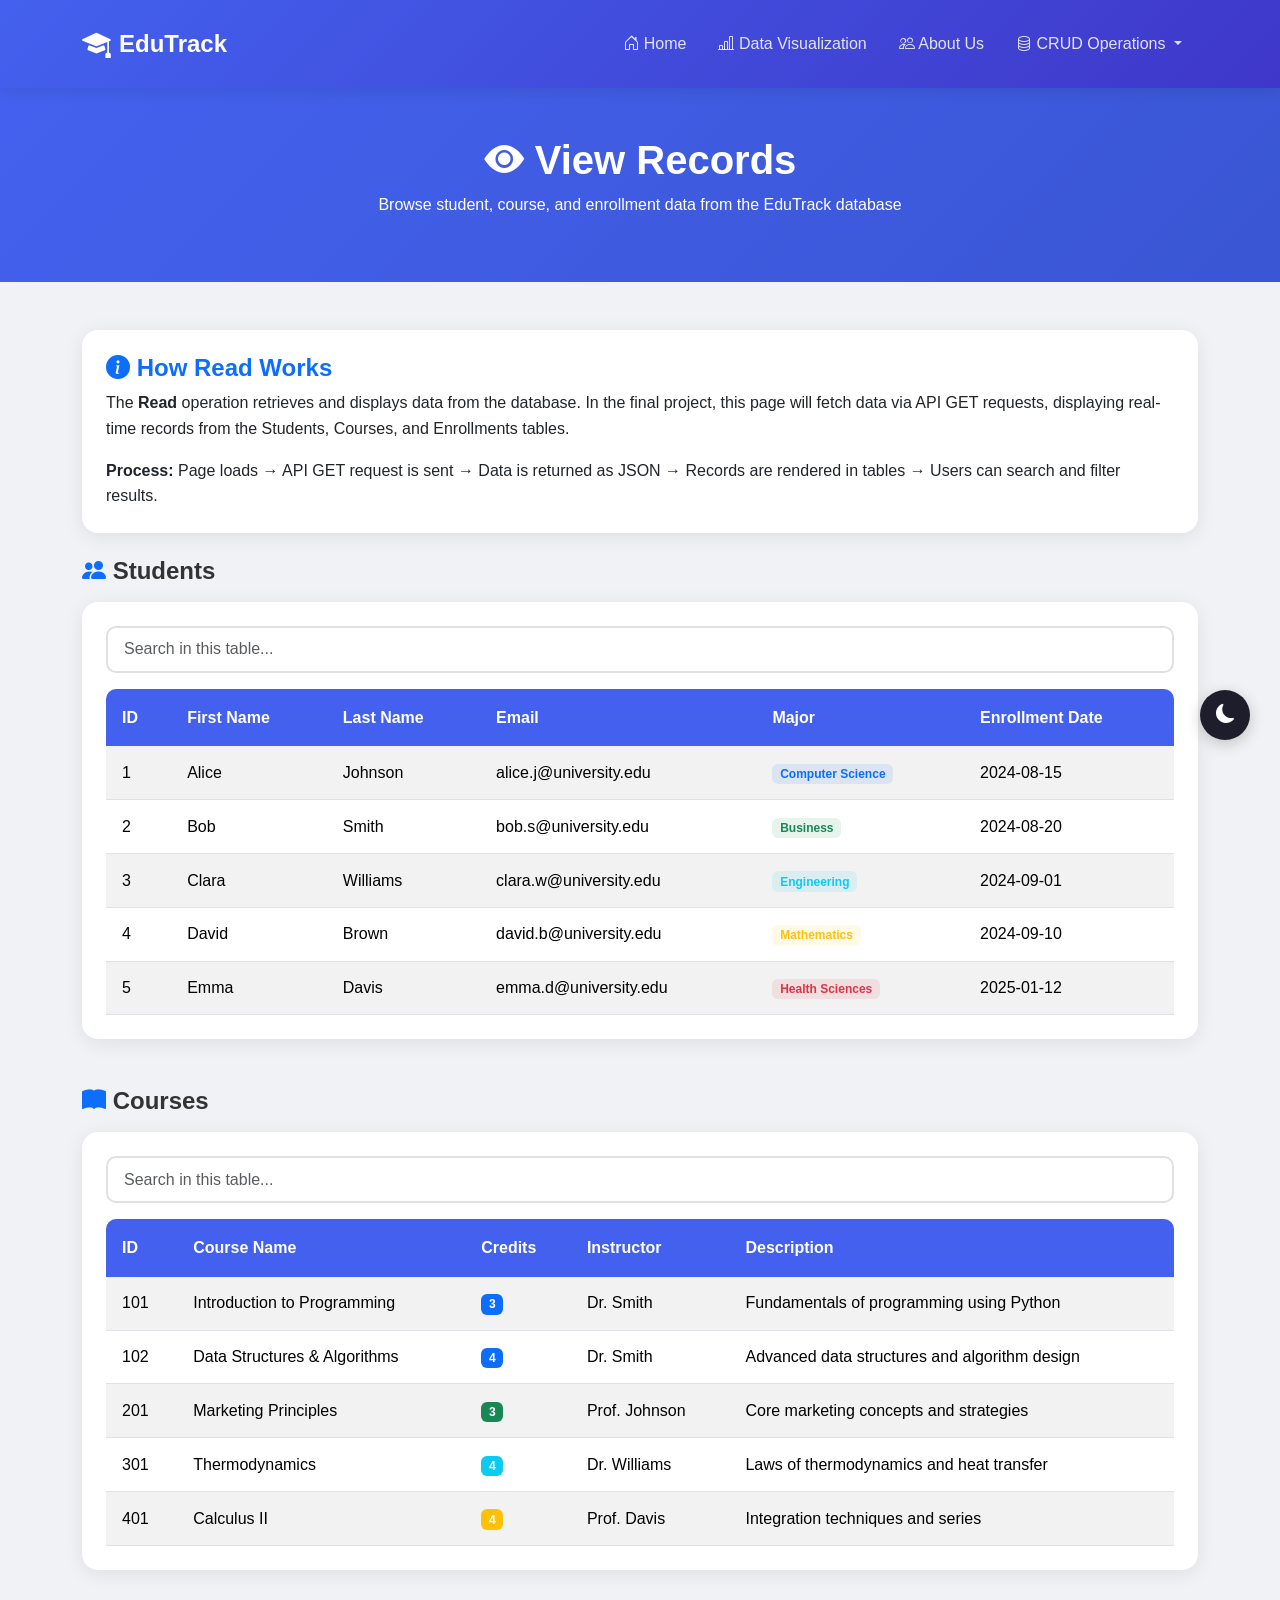
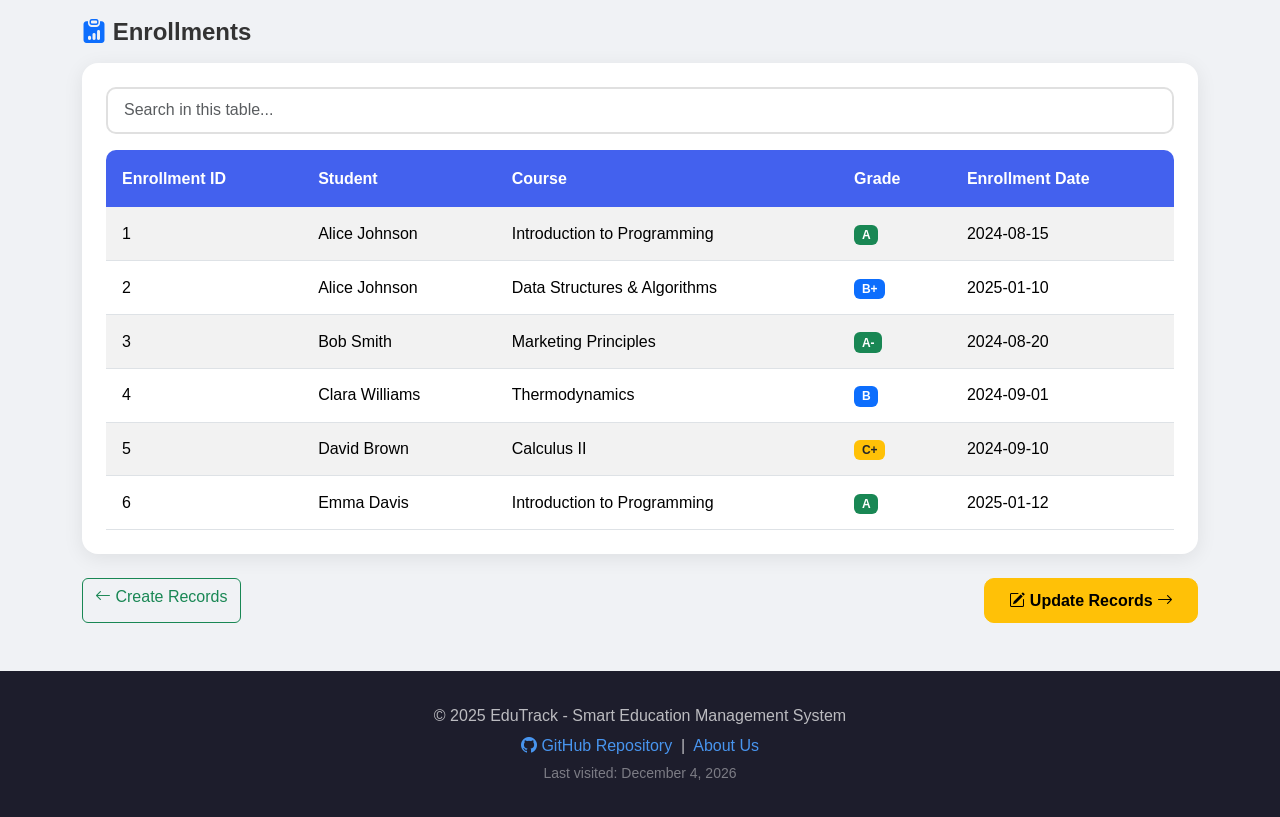
<file: read.html>
<!DOCTYPE html>
<html lang="en">
<head>
    <meta charset="UTF-8">
    <meta name="viewport" content="width=device-width, initial-scale=1.0">
    <title>View Records - EduTrack</title>
    <link href="https://cdn.jsdelivr.net/npm/bootstrap@5.3.2/dist/css/bootstrap.min.css" rel="stylesheet">
    <link href="https://cdn.jsdelivr.net/npm/bootstrap-icons@1.11.3/font/bootstrap-icons.min.css" rel="stylesheet">
    <link href="css/styles.css" rel="stylesheet">
</head>
<body>

    <nav class="navbar navbar-expand-lg navbar-dark sticky-top">
        <div class="container">
            <a class="navbar-brand" href="index.html">
                <i class="bi bi-mortarboard-fill"></i> EduTrack
            </a>
            <button class="navbar-toggler" type="button" data-bs-toggle="collapse" data-bs-target="#navbarNav">
                <span class="navbar-toggler-icon"></span>
            </button>
            <div class="collapse navbar-collapse" id="navbarNav">
                <ul class="navbar-nav ms-auto">
                    <li class="nav-item">
                        <a class="nav-link" href="index.html"><i class="bi bi-house-door"></i> Home</a>
                    </li>
                    <li class="nav-item">
                        <a class="nav-link" href="visualization.html"><i class="bi bi-bar-chart-line"></i> Data Visualization</a>
                    </li>
                    <li class="nav-item">
                        <a class="nav-link" href="about.html"><i class="bi bi-people"></i> About Us</a>
                    </li>
                    <li class="nav-item dropdown">
                        <a class="nav-link dropdown-toggle active" href="#" role="button" data-bs-toggle="dropdown">
                            <i class="bi bi-database"></i> CRUD Operations
                        </a>
                        <ul class="dropdown-menu">
                            <li><a class="dropdown-item" href="create.html"><i class="bi bi-plus-circle text-success"></i> Create</a></li>
                            <li><a class="dropdown-item active" href="read.html"><i class="bi bi-eye text-primary"></i> Read</a></li>
                            <li><a class="dropdown-item" href="update.html"><i class="bi bi-pencil-square text-warning"></i> Update</a></li>
                            <li><a class="dropdown-item" href="delete.html"><i class="bi bi-trash text-danger"></i> Delete</a></li>
                        </ul>
                    </li>
                </ul>
            </div>
        </div>
    </nav>

    <section class="crud-page-header read-header">
        <div class="container text-center">
            <h1><i class="bi bi-eye-fill"></i> View Records</h1>
            <p>Browse student, course, and enrollment data from the EduTrack database</p>
        </div>
    </section>

    <section class="crud-content">
        <div class="container">
            <div class="card mb-4">
                <div class="card-body p-4">
                    <h4 class="fw-bold text-primary"><i class="bi bi-info-circle-fill"></i> How Read Works</h4>
                    <p>The <strong>Read</strong> operation retrieves and displays data from the database. 
                    In the final project, this page will fetch data via API GET requests, displaying real-time 
                    records from the Students, Courses, and Enrollments tables.</p>
                    <p class="mb-0"><strong>Process:</strong> Page loads → API GET request is sent → Data is returned as JSON → 
                    Records are rendered in tables → Users can search and filter results.</p>
                </div>
            </div>

            <h4 class="fw-bold mb-3"><i class="bi bi-people-fill text-primary"></i> Students</h4>
            <div class="table-container mb-5">
                <table class="table table-striped">
                    <thead>
                        <tr>
                            <th>ID</th>
                            <th>First Name</th>
                            <th>Last Name</th>
                            <th>Email</th>
                            <th>Major</th>
                            <th>Enrollment Date</th>
                        </tr>
                    </thead>
                    <tbody>
                        <tr>
                            <td>1</td>
                            <td>Alice</td>
                            <td>Johnson</td>
                            <td>alice.j@university.edu</td>
                            <td><span class="badge bg-primary bg-opacity-10 text-primary">Computer Science</span></td>
                            <td>2024-08-15</td>
                        </tr>
                        <tr>
                            <td>2</td>
                            <td>Bob</td>
                            <td>Smith</td>
                            <td>bob.s@university.edu</td>
                            <td><span class="badge bg-success bg-opacity-10 text-success">Business</span></td>
                            <td>2024-08-20</td>
                        </tr>
                        <tr>
                            <td>3</td>
                            <td>Clara</td>
                            <td>Williams</td>
                            <td>clara.w@university.edu</td>
                            <td><span class="badge bg-info bg-opacity-10 text-info">Engineering</span></td>
                            <td>2024-09-01</td>
                        </tr>
                        <tr>
                            <td>4</td>
                            <td>David</td>
                            <td>Brown</td>
                            <td>david.b@university.edu</td>
                            <td><span class="badge bg-warning bg-opacity-10 text-warning">Mathematics</span></td>
                            <td>2024-09-10</td>
                        </tr>
                        <tr>
                            <td>5</td>
                            <td>Emma</td>
                            <td>Davis</td>
                            <td>emma.d@university.edu</td>
                            <td><span class="badge bg-danger bg-opacity-10 text-danger">Health Sciences</span></td>
                            <td>2025-01-12</td>
                        </tr>
                    </tbody>
                </table>
            </div>

            <h4 class="fw-bold mb-3"><i class="bi bi-book-fill text-primary"></i> Courses</h4>
            <div class="table-container mb-5">
                <table class="table table-striped">
                    <thead>
                        <tr>
                            <th>ID</th>
                            <th>Course Name</th>
                            <th>Credits</th>
                            <th>Instructor</th>
                            <th>Description</th>
                        </tr>
                    </thead>
                    <tbody>
                        <tr>
                            <td>101</td>
                            <td>Introduction to Programming</td>
                            <td><span class="badge bg-primary">3</span></td>
                            <td>Dr. Smith</td>
                            <td>Fundamentals of programming using Python</td>
                        </tr>
                        <tr>
                            <td>102</td>
                            <td>Data Structures & Algorithms</td>
                            <td><span class="badge bg-primary">4</span></td>
                            <td>Dr. Smith</td>
                            <td>Advanced data structures and algorithm design</td>
                        </tr>
                        <tr>
                            <td>201</td>
                            <td>Marketing Principles</td>
                            <td><span class="badge bg-success">3</span></td>
                            <td>Prof. Johnson</td>
                            <td>Core marketing concepts and strategies</td>
                        </tr>
                        <tr>
                            <td>301</td>
                            <td>Thermodynamics</td>
                            <td><span class="badge bg-info">4</span></td>
                            <td>Dr. Williams</td>
                            <td>Laws of thermodynamics and heat transfer</td>
                        </tr>
                        <tr>
                            <td>401</td>
                            <td>Calculus II</td>
                            <td><span class="badge bg-warning">4</span></td>
                            <td>Prof. Davis</td>
                            <td>Integration techniques and series</td>
                        </tr>
                    </tbody>
                </table>
            </div>

            <h4 class="fw-bold mb-3"><i class="bi bi-clipboard-data-fill text-primary"></i> Enrollments</h4>
            <div class="table-container mb-4">
                <table class="table table-striped">
                    <thead>
                        <tr>
                            <th>Enrollment ID</th>
                            <th>Student</th>
                            <th>Course</th>
                            <th>Grade</th>
                            <th>Enrollment Date</th>
                        </tr>
                    </thead>
                    <tbody>
                        <tr>
                            <td>1</td>
                            <td>Alice Johnson</td>
                            <td>Introduction to Programming</td>
                            <td><span class="badge bg-success">A</span></td>
                            <td>2024-08-15</td>
                        </tr>
                        <tr>
                            <td>2</td>
                            <td>Alice Johnson</td>
                            <td>Data Structures & Algorithms</td>
                            <td><span class="badge bg-primary">B+</span></td>
                            <td>2025-01-10</td>
                        </tr>
                        <tr>
                            <td>3</td>
                            <td>Bob Smith</td>
                            <td>Marketing Principles</td>
                            <td><span class="badge bg-success">A-</span></td>
                            <td>2024-08-20</td>
                        </tr>
                        <tr>
                            <td>4</td>
                            <td>Clara Williams</td>
                            <td>Thermodynamics</td>
                            <td><span class="badge bg-primary">B</span></td>
                            <td>2024-09-01</td>
                        </tr>
                        <tr>
                            <td>5</td>
                            <td>David Brown</td>
                            <td>Calculus II</td>
                            <td><span class="badge bg-warning text-dark">C+</span></td>
                            <td>2024-09-10</td>
                        </tr>
                        <tr>
                            <td>6</td>
                            <td>Emma Davis</td>
                            <td>Introduction to Programming</td>
                            <td><span class="badge bg-success">A</span></td>
                            <td>2025-01-12</td>
                        </tr>
                    </tbody>
                </table>
            </div>

            <div class="d-flex justify-content-between mt-4">
                <a href="create.html" class="btn btn-outline-success"><i class="bi bi-arrow-left"></i> Create Records</a>
                <a href="update.html" class="btn btn-warning"><i class="bi bi-pencil-square"></i> Update Records <i class="bi bi-arrow-right"></i></a>
            </div>
        </div>
    </section>

    <footer>
        <div class="container">
            <p class="mb-1">&copy; 2025 EduTrack - Smart Education Management System</p>
            <p class="mb-0">
                <a href="https://github.com" target="_blank"><i class="bi bi-github"></i> GitHub Repository</a>
                &nbsp;|&nbsp;
                <a href="about.html">About Us</a>
            </p>
        </div>
    </footer>

    <script src="https://cdn.jsdelivr.net/npm/bootstrap@5.3.2/dist/js/bootstrap.bundle.min.js"></script>
    <script src="js/main.js"></script>
    <script src="https://cdn.botpress.cloud/webchat/v3.6/inject.js"></script>
    <script src="https://files.bpcontent.cloud/2026/04/20/01/20260420011533-8QXLXXPJ.js" defer></script>
</body>
</html>
</file>
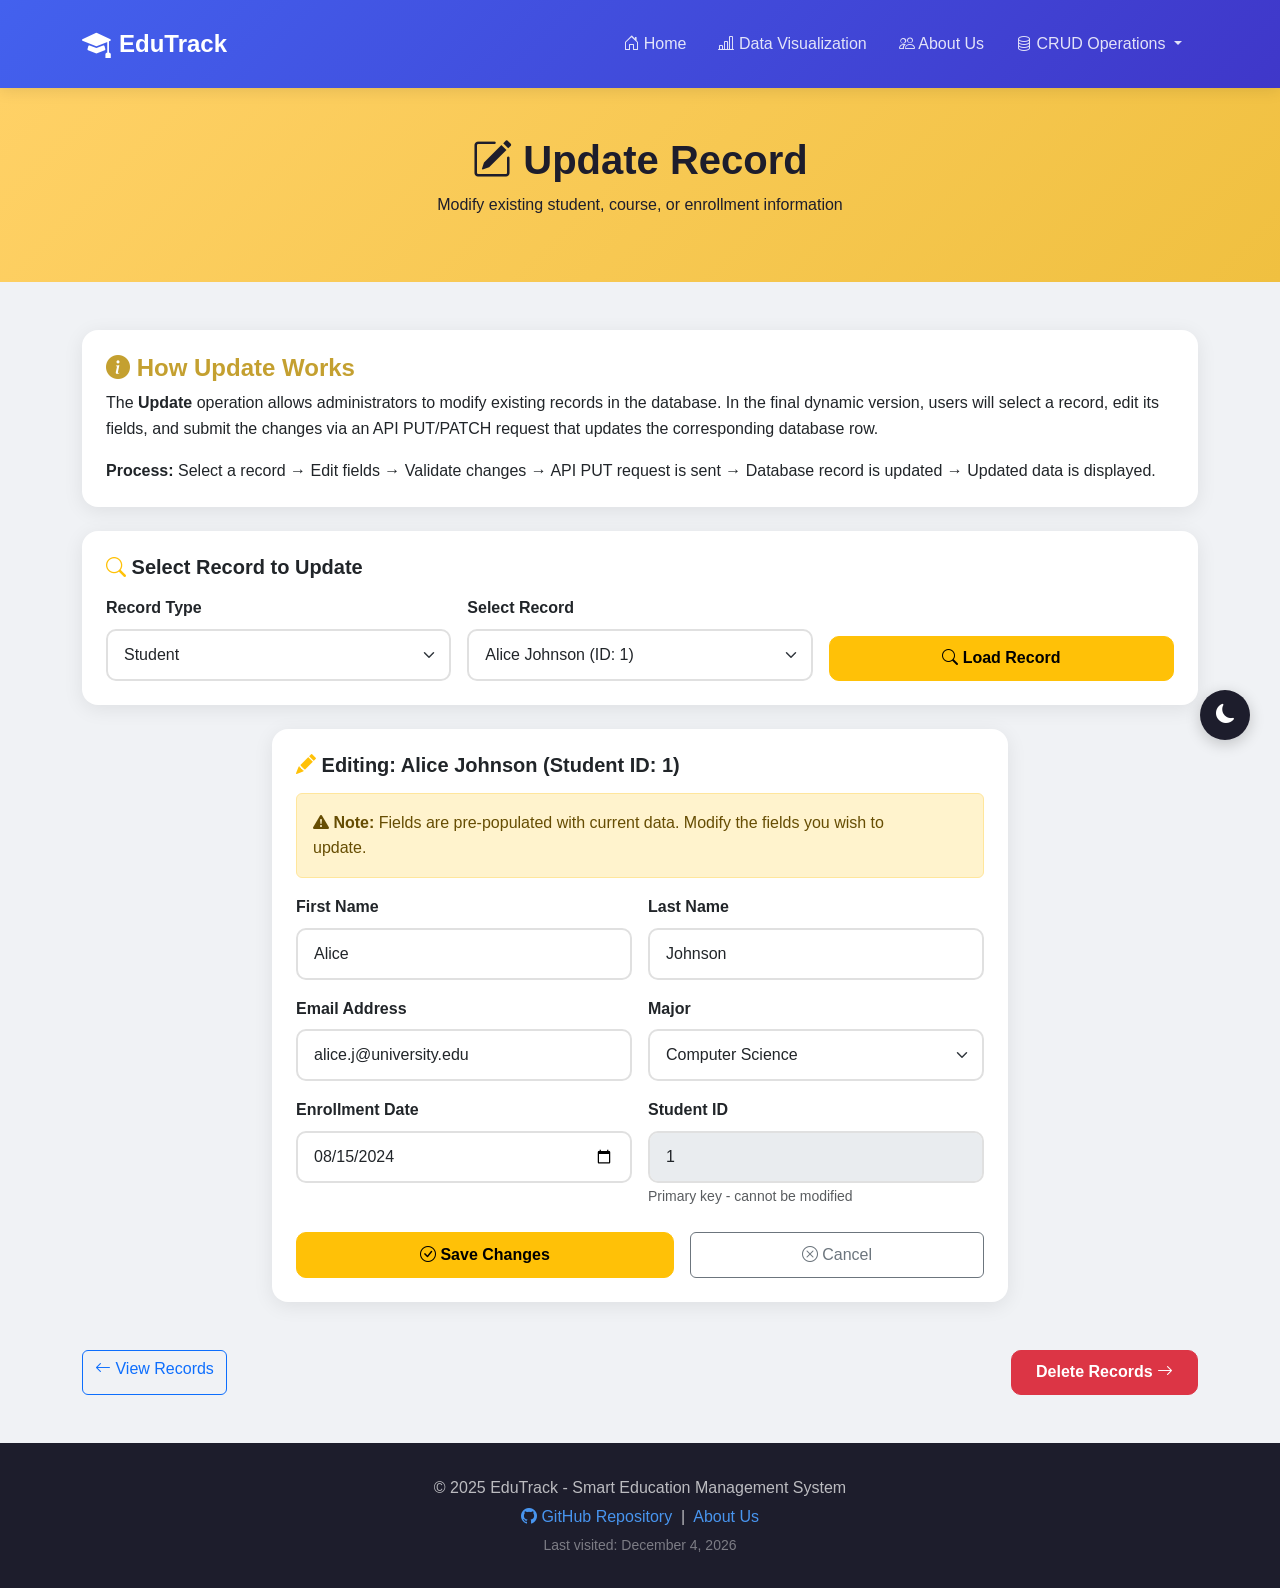
<file: update.html>
<!DOCTYPE html>
<html lang="en">
<head>
    <meta charset="UTF-8">
    <meta name="viewport" content="width=device-width, initial-scale=1.0">
    <title>Update Record - EduTrack</title>
    <link href="https://cdn.jsdelivr.net/npm/bootstrap@5.3.2/dist/css/bootstrap.min.css" rel="stylesheet">
    <link href="https://cdn.jsdelivr.net/npm/bootstrap-icons@1.11.3/font/bootstrap-icons.min.css" rel="stylesheet">
    <link href="css/styles.css" rel="stylesheet">
</head>
<body>

    <nav class="navbar navbar-expand-lg navbar-dark sticky-top">
        <div class="container">
            <a class="navbar-brand" href="index.html">
                <i class="bi bi-mortarboard-fill"></i> EduTrack
            </a>
            <button class="navbar-toggler" type="button" data-bs-toggle="collapse" data-bs-target="#navbarNav">
                <span class="navbar-toggler-icon"></span>
            </button>
            <div class="collapse navbar-collapse" id="navbarNav">
                <ul class="navbar-nav ms-auto">
                    <li class="nav-item">
                        <a class="nav-link" href="index.html"><i class="bi bi-house-door"></i> Home</a>
                    </li>
                    <li class="nav-item">
                        <a class="nav-link" href="visualization.html"><i class="bi bi-bar-chart-line"></i> Data Visualization</a>
                    </li>
                    <li class="nav-item">
                        <a class="nav-link" href="about.html"><i class="bi bi-people"></i> About Us</a>
                    </li>
                    <li class="nav-item dropdown">
                        <a class="nav-link dropdown-toggle active" href="#" role="button" data-bs-toggle="dropdown">
                            <i class="bi bi-database"></i> CRUD Operations
                        </a>
                        <ul class="dropdown-menu">
                            <li><a class="dropdown-item" href="create.html"><i class="bi bi-plus-circle text-success"></i> Create</a></li>
                            <li><a class="dropdown-item" href="read.html"><i class="bi bi-eye text-primary"></i> Read</a></li>
                            <li><a class="dropdown-item active" href="update.html"><i class="bi bi-pencil-square text-warning"></i> Update</a></li>
                            <li><a class="dropdown-item" href="delete.html"><i class="bi bi-trash text-danger"></i> Delete</a></li>
                        </ul>
                    </li>
                </ul>
            </div>
        </div>
    </nav>

    <section class="crud-page-header update-header">
        <div class="container text-center">
            <h1><i class="bi bi-pencil-square"></i> Update Record</h1>
            <p>Modify existing student, course, or enrollment information</p>
        </div>
    </section>

    <section class="crud-content">
        <div class="container">
            <div class="card mb-4">
                <div class="card-body p-4">
                    <h4 class="fw-bold" style="color: #c4a030;"><i class="bi bi-info-circle-fill"></i> How Update Works</h4>
                    <p>The <strong>Update</strong> operation allows administrators to modify existing records in the database. 
                    In the final dynamic version, users will select a record, edit its fields, and submit the changes 
                    via an API PUT/PATCH request that updates the corresponding database row.</p>
                    <p class="mb-0"><strong>Process:</strong> Select a record → Edit fields → Validate changes → API PUT request is sent → 
                    Database record is updated → Updated data is displayed.</p>
                </div>
            </div>

            <div class="card mb-4">
                <div class="card-body p-4">
                    <h5 class="fw-bold mb-3"><i class="bi bi-search text-warning"></i> Select Record to Update</h5>
                    <div class="row g-3">
                        <div class="col-md-4">
                            <label class="form-label fw-semibold">Record Type</label>
                            <select class="form-select" id="recordType">
                                <option selected>Student</option>
                                <option>Course</option>
                                <option>Enrollment</option>
                            </select>
                        </div>
                        <div class="col-md-4">
                            <label class="form-label fw-semibold">Select Record</label>
                            <select class="form-select">
                                <option selected>Alice Johnson (ID: 1)</option>
                                <option>Bob Smith (ID: 2)</option>
                                <option>Clara Williams (ID: 3)</option>
                                <option>David Brown (ID: 4)</option>
                                <option>Emma Davis (ID: 5)</option>
                            </select>
                        </div>
                        <div class="col-md-4 d-flex align-items-end">
                            <button class="btn btn-warning w-100"><i class="bi bi-search"></i> Load Record</button>
                        </div>
                    </div>
                </div>
            </div>

            <div class="row g-4">
                <div class="col-lg-8 mx-auto">
                    <div class="card">
                        <div class="card-body p-4">
                            <h5 class="fw-bold mb-3"><i class="bi bi-pencil-fill text-warning"></i> Editing: Alice Johnson (Student ID: 1)</h5>
                            <div class="alert alert-warning alert-dismissible fade show" role="alert">
                                <i class="bi bi-exclamation-triangle-fill"></i> 
                                <strong>Note:</strong> Fields are pre-populated with current data. Modify the fields you wish to update.
                            </div>
                            <form>
                                <div class="row g-3">
                                    <div class="col-md-6">
                                        <label class="form-label fw-semibold">First Name</label>
                                        <input type="text" class="form-control" value="Alice">
                                    </div>
                                    <div class="col-md-6">
                                        <label class="form-label fw-semibold">Last Name</label>
                                        <input type="text" class="form-control" value="Johnson">
                                    </div>
                                    <div class="col-md-6">
                                        <label class="form-label fw-semibold">Email Address</label>
                                        <input type="email" class="form-control" value="alice.j@university.edu">
                                    </div>
                                    <div class="col-md-6">
                                        <label class="form-label fw-semibold">Major</label>
                                        <select class="form-select">
                                            <option selected>Computer Science</option>
                                            <option>Business Administration</option>
                                            <option>Engineering</option>
                                            <option>Health Sciences</option>
                                            <option>Arts & Humanities</option>
                                            <option>Mathematics</option>
                                        </select>
                                    </div>
                                    <div class="col-md-6">
                                        <label class="form-label fw-semibold">Enrollment Date</label>
                                        <input type="date" class="form-control" value="2024-08-15">
                                    </div>
                                    <div class="col-md-6">
                                        <label class="form-label fw-semibold">Student ID</label>
                                        <input type="text" class="form-control" value="1" disabled>
                                        <small class="text-muted">Primary key - cannot be modified</small>
                                    </div>
                                </div>
                                <div class="d-flex gap-3 mt-4">
                                    <button type="button" class="btn btn-warning flex-fill" onclick="alert('In the final project, this will send a PUT request to the API to update the student record.')">
                                        <i class="bi bi-check-circle"></i> Save Changes
                                    </button>
                                    <button type="button" class="btn btn-outline-secondary flex-fill">
                                        <i class="bi bi-x-circle"></i> Cancel
                                    </button>
                                </div>
                            </form>
                        </div>
                    </div>
                </div>
            </div>

            <div class="d-flex justify-content-between mt-5">
                <a href="read.html" class="btn btn-outline-primary"><i class="bi bi-arrow-left"></i> View Records</a>
                <a href="delete.html" class="btn btn-danger">Delete Records <i class="bi bi-arrow-right"></i></a>
            </div>
        </div>
    </section>

    <footer>
        <div class="container">
            <p class="mb-1">&copy; 2025 EduTrack - Smart Education Management System</p>
            <p class="mb-0">
                <a href="https://github.com" target="_blank"><i class="bi bi-github"></i> GitHub Repository</a>
                &nbsp;|&nbsp;
                <a href="about.html">About Us</a>
            </p>
        </div>
    </footer>

    <script src="https://cdn.jsdelivr.net/npm/bootstrap@5.3.2/dist/js/bootstrap.bundle.min.js"></script>
    <script src="js/main.js"></script>
    <script src="https://cdn.botpress.cloud/webchat/v3.6/inject.js"></script>
    <script src="https://files.bpcontent.cloud/2026/04/20/01/20260420011533-8QXLXXPJ.js" defer></script>
</body>
</html>
</file>
<file: css/styles.css>
:root {
  --primary: #4361ee;
  --primary-dark: #3a56d4;
  --secondary: #3f37c9;
  --accent: #4895ef;
  --success: #06d6a0;
  --warning: #ffd166;
  --danger: #ef476f;
  --dark: #1d1d2c;
  --light: #f8f9fa;
  --gray: #6c757d;
  --white: #ffffff;
}

* {
  margin: 0;
  padding: 0;
  box-sizing: border-box;
}

body {
  font-family: 'Segoe UI', Tahoma, Geneva, Verdana, sans-serif;
  background-color: #f0f2f5;
  color: #333;
  line-height: 1.6;
}

.navbar {
  background: linear-gradient(135deg, var(--primary), var(--secondary));
  padding: 1rem 0;
  box-shadow: 0 2px 15px rgba(0, 0, 0, 0.1);
}

.navbar-brand {
  font-weight: 700;
  font-size: 1.5rem;
  color: var(--white) !important;
  display: flex;
  align-items: center;
  gap: 0.5rem;
}

.navbar-brand i {
  font-size: 1.8rem;
}

.nav-link {
  color: rgba(255, 255, 255, 0.85) !important;
  font-weight: 500;
  padding: 0.5rem 1rem !important;
  border-radius: 8px;
  transition: all 0.3s ease;
}

.nav-link:hover,
.nav-link.active {
  color: var(--white) !important;
  background: rgba(255, 255, 255, 0.15);
}

.navbar-toggler {
  border-color: rgba(255, 255, 255, 0.5);
}

.navbar-toggler-icon {
  background-image: url("data:image/svg+xml,%3csvg xmlns='http://www.w3.org/2000/svg' viewBox='0 0 30 30'%3e%3cpath stroke='rgba(255,255,255,0.85)' stroke-linecap='round' stroke-miterlimit='10' stroke-width='2' d='M4 7h22M4 15h22M4 23h22'/%3e%3c/svg%3e");
}

.hero-section {
  background: linear-gradient(135deg, var(--primary) 0%, var(--secondary) 50%, #560bad 100%);
  color: var(--white);
  padding: 6rem 0 4rem;
  position: relative;
  overflow: hidden;
}

.hero-section::before {
  content: '';
  position: absolute;
  top: -50%;
  right: -20%;
  width: 600px;
  height: 600px;
  background: rgba(255, 255, 255, 0.05);
  border-radius: 50%;
}

.hero-section::after {
  content: '';
  position: absolute;
  bottom: -30%;
  left: -10%;
  width: 400px;
  height: 400px;
  background: rgba(255, 255, 255, 0.03);
  border-radius: 50%;
}

.hero-section h1 {
  font-size: 3rem;
  font-weight: 800;
  margin-bottom: 1.5rem;
  position: relative;
  z-index: 1;
}

.hero-section p {
  font-size: 1.2rem;
  opacity: 0.9;
  max-width: 600px;
  position: relative;
  z-index: 1;
}

.hero-section .btn {
  position: relative;
  z-index: 1;
}

.card {
  border: none;
  border-radius: 16px;
  box-shadow: 0 4px 20px rgba(0, 0, 0, 0.08);
  transition: transform 0.3s ease, box-shadow 0.3s ease;
  overflow: hidden;
}

.card:hover {
  transform: translateY(-5px);
  box-shadow: 0 8px 30px rgba(0, 0, 0, 0.12);
}

.card-body {
  padding: 1.5rem;
}

.card-title {
  font-weight: 700;
  color: var(--dark);
}

.card-text {
  color: var(--gray);
}

.feature-card {
  text-align: center;
  padding: 2rem 1.5rem;
}

.feature-card .icon-wrapper {
  width: 80px;
  height: 80px;
  border-radius: 20px;
  display: flex;
  align-items: center;
  justify-content: center;
  margin: 0 auto 1.5rem;
  font-size: 2rem;
}

.icon-primary {
  background: rgba(67, 97, 238, 0.1);
  color: var(--primary);
}

.icon-success {
  background: rgba(6, 214, 160, 0.1);
  color: var(--success);
}

.icon-warning {
  background: rgba(255, 209, 102, 0.1);
  color: var(--warning);
}

.icon-accent {
  background: rgba(72, 149, 239, 0.1);
  color: var(--accent);
}

.section-title {
  font-weight: 800;
  color: var(--dark);
  margin-bottom: 0.5rem;
}

.section-subtitle {
  color: var(--gray);
  margin-bottom: 2.5rem;
}

.crud-section {
  padding: 4rem 0;
}

.crud-btn {
  padding: 1.2rem 2rem;
  border-radius: 12px;
  font-weight: 600;
  font-size: 1.1rem;
  display: flex;
  align-items: center;
  gap: 0.75rem;
  transition: all 0.3s ease;
  text-decoration: none;
  color: var(--white);
  border: none;
  width: 100%;
  justify-content: center;
}

.crud-btn:hover {
  transform: translateY(-3px);
  box-shadow: 0 6px 20px rgba(0, 0, 0, 0.2);
  color: var(--white);
}

.crud-create {
  background: linear-gradient(135deg, #06d6a0, #05b88a);
}

.crud-read {
  background: linear-gradient(135deg, #4361ee, #3a56d4);
}

.crud-update {
  background: linear-gradient(135deg, #ffd166, #f0c040);
  color: var(--dark);
}

.crud-update:hover {
  color: var(--dark);
}

.crud-delete {
  background: linear-gradient(135deg, #ef476f, #d63d5e);
}

.stats-section {
  background: linear-gradient(135deg, var(--primary), var(--secondary));
  color: var(--white);
  padding: 4rem 0;
}

.stat-item h2 {
  font-size: 3rem;
  font-weight: 800;
}

.stat-item p {
  opacity: 0.85;
  font-size: 1.1rem;
}

.chart-card {
  background: var(--white);
  border-radius: 16px;
  padding: 1.5rem;
  box-shadow: 0 4px 20px rgba(0, 0, 0, 0.08);
}

.chart-card h5 {
  font-weight: 700;
  color: var(--dark);
  margin-bottom: 1rem;
}

.team-card {
  text-align: center;
  padding: 2rem 1.5rem;
}

.team-card img {
  width: 120px;
  height: 120px;
  border-radius: 50%;
  object-fit: cover;
  border: 4px solid var(--primary);
  margin-bottom: 1rem;
}

.team-card h5 {
  font-weight: 700;
  color: var(--dark);
}

.team-card .role {
  color: var(--primary);
  font-weight: 600;
  font-size: 0.9rem;
}

.team-card .contributions {
  color: var(--gray);
  font-size: 0.9rem;
  margin-top: 0.5rem;
}

.data-model-section {
  background: var(--white);
  border-radius: 16px;
  padding: 2rem;
  box-shadow: 0 4px 20px rgba(0, 0, 0, 0.08);
}

.data-model-section img {
  max-width: 100%;
  height: auto;
  border-radius: 8px;
}

.crud-page-header {
  padding: 3rem 0;
  color: var(--white);
}

.crud-page-header h1 {
  font-weight: 800;
}

.crud-page-header.create-header {
  background: linear-gradient(135deg, #06d6a0, #05b88a);
}

.crud-page-header.read-header {
  background: linear-gradient(135deg, #4361ee, #3a56d4);
}

.crud-page-header.update-header {
  background: linear-gradient(135deg, #ffd166, #f0c040);
  color: var(--dark);
}

.crud-page-header.delete-header {
  background: linear-gradient(135deg, #ef476f, #d63d5e);
}

.crud-content {
  padding: 3rem 0;
}

.form-control, .form-select {
  border-radius: 10px;
  padding: 0.75rem 1rem;
  border: 2px solid #e0e0e0;
  transition: border-color 0.3s ease;
}

.form-control:focus, .form-select:focus {
  border-color: var(--primary);
  box-shadow: 0 0 0 0.2rem rgba(67, 97, 238, 0.15);
}

.table-container {
  background: var(--white);
  border-radius: 16px;
  padding: 1.5rem;
  box-shadow: 0 4px 20px rgba(0, 0, 0, 0.08);
  overflow-x: auto;
}

.table {
  margin-bottom: 0;
}

.table thead th {
  background: var(--primary);
  color: var(--white);
  font-weight: 600;
  border: none;
  padding: 1rem;
}

.table thead th:first-child {
  border-radius: 10px 0 0 0;
}

.table thead th:last-child {
  border-radius: 0 10px 0 0;
}

.table tbody td {
  padding: 0.85rem 1rem;
  vertical-align: middle;
}

.table-striped tbody tr:nth-of-type(odd) {
  background-color: rgba(67, 97, 238, 0.03);
}

.btn-primary {
  background: var(--primary);
  border-color: var(--primary);
  border-radius: 10px;
  padding: 0.6rem 1.5rem;
  font-weight: 600;
  transition: all 0.3s ease;
}

.btn-primary:hover {
  background: var(--primary-dark);
  border-color: var(--primary-dark);
  transform: translateY(-2px);
}

.btn-success {
  border-radius: 10px;
  padding: 0.6rem 1.5rem;
  font-weight: 600;
}

.btn-danger {
  border-radius: 10px;
  padding: 0.6rem 1.5rem;
  font-weight: 600;
}

.btn-warning {
  border-radius: 10px;
  padding: 0.6rem 1.5rem;
  font-weight: 600;
}

.btn-outline-light {
  border-radius: 10px;
  padding: 0.6rem 1.5rem;
  font-weight: 600;
  border-width: 2px;
}

footer {
  background: var(--dark);
  color: rgba(255, 255, 255, 0.7);
  padding: 2rem 0;
  text-align: center;
}

footer a {
  color: var(--accent);
  text-decoration: none;
}

footer a:hover {
  color: var(--white);
}

.section-padding {
  padding: 5rem 0;
}

.badge-custom {
  padding: 0.5rem 1rem;
  border-radius: 50px;
  font-weight: 600;
  font-size: 0.85rem;
}

@keyframes fadeInUp {
  from {
    opacity: 0;
    transform: translateY(30px);
  }
  to {
    opacity: 1;
    transform: translateY(0);
  }
}

.fade-in-up {
  animation: fadeInUp 0.6s ease forwards;
}

@media (max-width: 768px) {
  .hero-section {
    padding: 4rem 0 3rem;
  }

  .hero-section h1 {
    font-size: 2rem;
  }

  .hero-section p {
    font-size: 1rem;
  }

  .stat-item h2 {
    font-size: 2rem;
  }

  .section-padding {
    padding: 3rem 0;
  }
}

body.dark-mode {
  background-color: #121220;
  color: #e0e0e0;
}

body.dark-mode .card,
body.dark-mode .chart-card,
body.dark-mode .table-container,
body.dark-mode .data-model-section {
  background: #1e1e30;
  box-shadow: 0 4px 20px rgba(0, 0, 0, 0.3);
}

body.dark-mode .card-title,
body.dark-mode .section-title,
body.dark-mode h4,
body.dark-mode h5 {
  color: #f0f0f0;
}

body.dark-mode .card-text,
body.dark-mode .section-subtitle {
  color: #aaa;
}

body.dark-mode .form-control,
body.dark-mode .form-select {
  background: #2a2a40;
  border-color: #3a3a50;
  color: #e0e0e0;
}

body.dark-mode .table tbody td {
  color: #d0d0d0;
  border-color: #2a2a40;
}

body.dark-mode .table-striped tbody tr:nth-of-type(odd) {
  background-color: rgba(67, 97, 238, 0.05);
}

body.dark-mode .crud-section,
body.dark-mode section[style*="background: var(--light)"] {
  background: #1a1a2e !important;
}

body.dark-mode .dropdown-menu {
  background: #1e1e30;
  border-color: #3a3a50;
}

body.dark-mode .dropdown-item {
  color: #d0d0d0;
}

body.dark-mode .dropdown-item:hover {
  background: #2a2a40;
}

body.dark-mode .alert {
  background: #2a2a40;
  border-color: #3a3a50;
  color: #e0e0e0;
}

@media (max-width: 576px) {
  .hero-section h1 {
    font-size: 1.75rem;
  }

  .crud-btn {
    padding: 1rem 1.5rem;
    font-size: 1rem;
  }
}
</file>
